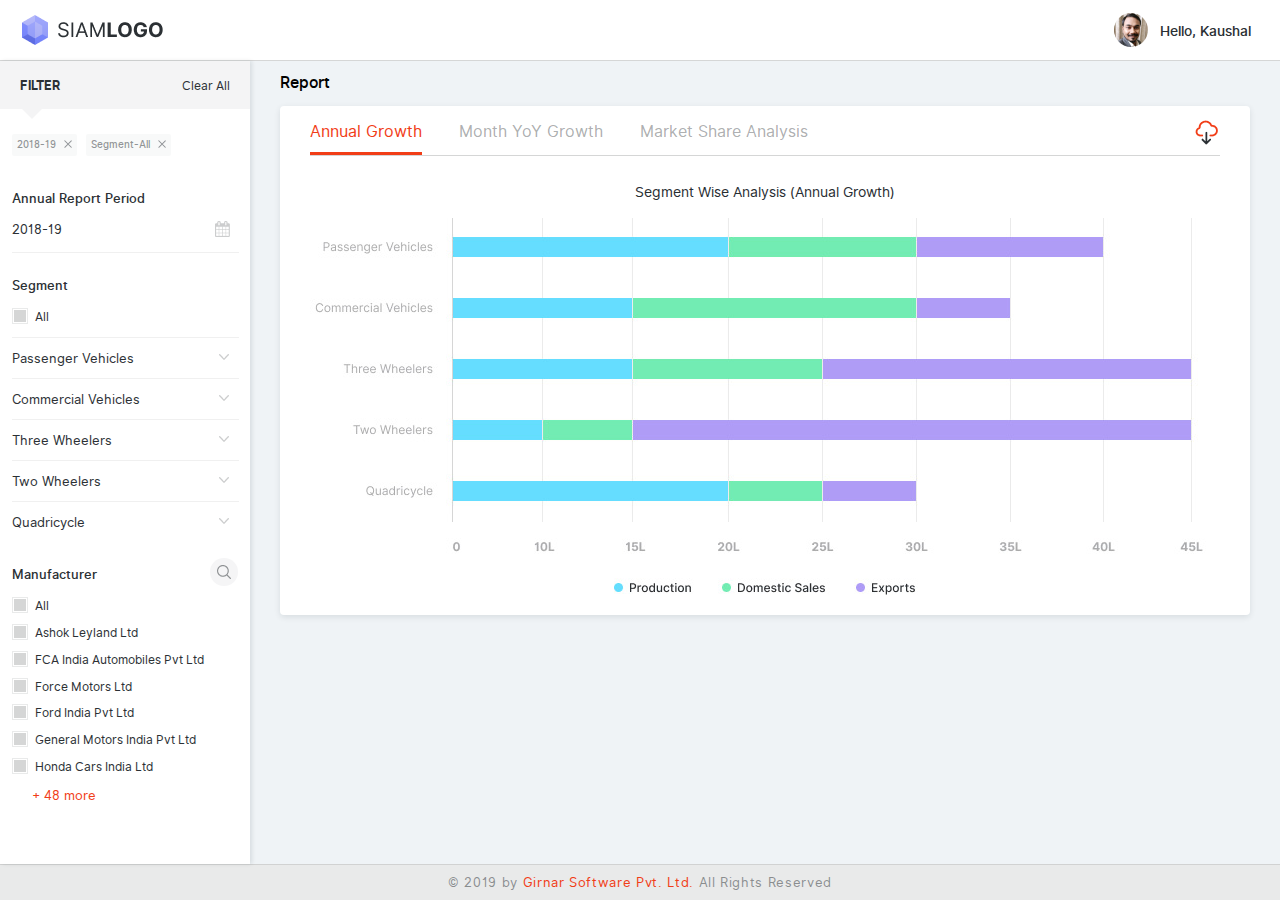
<file: index.html>
<!DOCTYPE html>
<html lang="en">
<head>
  <meta http-equiv="Content-Type" content="text/html; charset=utf-8" />
  <meta name="viewport" content="width=device-width, user-scalable=no">
  <meta name="format-detection" content="telephone=none">
  <title>SIAM Annual Growth</title>
 <!--  <link rel="icon" href="/favicon-16x16.png" sizes="16x16" type="image/png" /> -->
  <!-- css file include here -->
  <link href="style/dev.css" rel="stylesheet" type="text/css" />
</head>
<body>
<!-- header start here -->
<header>
    <div class="logo">
        <img src="images/logo.png" alt="logo">
    </div>
    <div class="hiddenXs float-right user">
        <span class="profile"><img src="images/user.png" alt="user"></span>
        <span class="name">Hello, Kaushal</span>
    </div>
    <span class="hiddenMd filterHdr fltrSprite">
        <img src="images/filter.png" alt="">
    </span>
</header>
<!-- header end here -->
<main class="clearfix">
 <!--  leftContainer start here -->
  <div class="leftContainer">
        <div class="vrticlHeader">
             <span class="fliterHdr">Filter</span>
             <span class="fliterClear" title="Clear All">Clear All</span>
             <span class="fltrRemove"></span>
        </div> 
        <div class="siamCustomScroll">        
         <div class="vrticlslcted">
            <ul>
               <li><span class="vrticlValue">2018-19</span><span class="sprite remove"></span></li>
               <li><span class="vrticlValue">Segment-All</span><span class="sprite remove"></span></li>
<!--                <li class="lessMore">
                    <span>show less</span> 
               </li>
               <li class="showMore">
                    <span>&#43; 2 more</span> 
               </li> -->
            </ul> 
         </div>
         <div class="vrticlFilter vrticlAnnulRp">
             <span class="fliterHdr ff500">Annual Report Period</span>
             <div class="input-field">
                <select class="mainSelect" id="select-name" name="select-name">
                  <option value="1">2018-19</option>
                  <option value="2">2017-18</option>
                  <option value="3">2016-17</option>
                  <option value="4">2015-16</option>
                  <option value="5">2014-15</option>
                  <option value="6">2013-14</option>
                  <option value="7">2012-13</option>
                  <option value="8">2011-12</option>
                  <option value="9">2010-11</option>
                  <option value="10">2009-10</option>
                  <option value="11">2008-09</option>
                  <option value="12">2007-08</option>
                </select>
               
            </div>
         </div>
          <div class="vrticlFilter vrticlSegment">
             <div class="vrticlTopSegment"> 
               <span class="fliterHdr ff500">Segment</span>
             </div>
             <ul class="fltrList fltrBlock">
                <li>
                   <label class="gs_control gs_checkbox">All
                      <input type="checkbox">
                      <span class="gs_control__indicator"></span>
                  </label>
                </li> 
             </ul>
         </div>
         <div class="vrticlFilter">
             <div class="vrticlTopFilter"> 
               <span class="fliterHdr">Passenger Vehicles</span>
               <span class="sprite arrow-down"></span>
             </div>
             <ul class="fltrList">
                <li>
                   <label class="gs_control gs_checkbox">Passenger Cars
                      <input type="checkbox">
                      <span class="gs_control__indicator"></span>
                  </label>
                </li>
                <li>
                   <label class="gs_control gs_checkbox">Utility Vehicles
                      <input type="checkbox">
                      <span class="gs_control__indicator"></span>
                  </label>
                </li>
                <li>
                   <label class="gs_control gs_checkbox">Vans
                      <input type="checkbox">
                      <span class="gs_control__indicator"></span>
                  </label>
                </li>  
             </ul>
         </div>
         <div class="vrticlFilter">
             <div class="vrticlTopFilter"> 
               <span class="fliterHdr">Commercial Vehicles</span>
               <span class="sprite arrow-down"></span>
             </div>
             <ul class="fltrList">
                <li>
                   <label class="gs_control gs_checkbox">Commercial Vehicles A
                      <input type="checkbox">
                      <span class="gs_control__indicator"></span>
                  </label>
                </li>
                <li>
                   <label class="gs_control gs_checkbox">Commercial Vehicles B
                      <input type="checkbox">
                      <span class="gs_control__indicator"></span>
                  </label>
                </li>
                <li>
                   <label class="gs_control gs_checkbox">Commercial Vehicles C
                      <input type="checkbox">
                      <span class="gs_control__indicator"></span>
                  </label>
                </li>  
             </ul>
         </div>
         <div class="vrticlFilter">
             <div class="vrticlTopFilter"> 
               <span class="fliterHdr">Three Wheelers</span>
               <span class="sprite arrow-down"></span>
             </div>
             <ul class="fltrList">
                <li>
                   <label class="gs_control gs_checkbox">Three Wheelers A
                      <input type="checkbox">
                      <span class="gs_control__indicator"></span>
                  </label>
                </li>
                <li>
                   <label class="gs_control gs_checkbox">Three Wheelers B
                      <input type="checkbox">
                      <span class="gs_control__indicator"></span>
                  </label>
                </li>
                <li>
                   <label class="gs_control gs_checkbox">Three Wheelers C
                      <input type="checkbox">
                      <span class="gs_control__indicator"></span>
                  </label>
                </li>  
             </ul>
         </div>
         <div class="vrticlFilter">
             <div class="vrticlTopFilter"> 
               <span class="fliterHdr">Two Wheelers</span>
               <span class="sprite arrow-down"></span>
             </div>
             <ul class="fltrList">
                <li>
                   <label class="gs_control gs_checkbox">Two Wheelers A
                      <input type="checkbox">
                      <span class="gs_control__indicator"></span>
                  </label>
                </li>
                <li>
                   <label class="gs_control gs_checkbox">Two Wheelers B
                      <input type="checkbox">
                      <span class="gs_control__indicator"></span>
                  </label>
                </li>
                <li>
                   <label class="gs_control gs_checkbox">Two Wheelers C
                      <input type="checkbox">
                      <span class="gs_control__indicator"></span>
                  </label>
                </li>  
             </ul>
         </div>
         <div class="vrticlFilter borderNone">
             <div class="vrticlTopFilter"> 
               <span class="fliterHdr">Quadricycle</span>
               <span class="sprite arrow-down"></span>
             </div>
             <ul class="fltrList">
                <li>
                   <label class="gs_control gs_checkbox">Quadricycle
                      <input type="checkbox">
                      <span class="gs_control__indicator"></span>
                  </label>
                </li>  
             </ul>
         </div>
         <!-- <div class="vrticlQuadricycle">
             <div class="QuadricFilter"> 
               <span class="fliterHdr">Quadricycle</span>
             </div>
         </div> -->
         <div class="vrticlFilter vrticlManufactr borderNone">
             <div class="vrticlTopNtFilter"> 
               <span class="fliterHdr ff500">Manufacturer</span>
                <div class="searchFiled">
                  <div class="filterSearchBox" id="filterSearchBoxID">
                    <input type="text" class="filterSearchInputBox" placeholder="Search for Manufacturer">
                    <span class="searchRemove"></span>
                  </div>
                  <span class="filter-search-iconSearch sprite search" id="searchBox">
                </span>
                </div>
             </div>
             <ul class="fltrList">
                <li>
                   <label class="gs_control gs_checkbox">All
                      <input type="checkbox">
                      <span class="gs_control__indicator"></span>
                  </label>
                </li>
                <li>
                   <label class="gs_control gs_checkbox">Ashok Leyland Ltd
                      <input type="checkbox">
                      <span class="gs_control__indicator"></span>
                  </label>
                </li>
                <li>
                   <label class="gs_control gs_checkbox">FCA India Automobiles Pvt Ltd
                      <input type="checkbox">
                      <span class="gs_control__indicator"></span>
                  </label>
                </li> 
                <li>
                   <label class="gs_control gs_checkbox">Force Motors Ltd
                      <input type="checkbox">
                      <span class="gs_control__indicator"></span>
                  </label>
                </li>
                <li>
                   <label class="gs_control gs_checkbox">Ford India Pvt Ltd
                      <input type="checkbox">
                      <span class="gs_control__indicator"></span>
                  </label>
                </li>
                <li>
                   <label class="gs_control gs_checkbox">General Motors India Pvt Ltd
                      <input type="checkbox">
                      <span class="gs_control__indicator"></span>
                  </label>
                </li>
                <li>
                   <label class="gs_control gs_checkbox">Honda Cars India Ltd
                      <input type="checkbox">
                      <span class="gs_control__indicator"></span>
                  </label>
                </li>  
                <li>
                   <label class="gs_control gs_checkbox">Ford India Pvt Ltd
                      <input type="checkbox">
                      <span class="gs_control__indicator"></span>
                  </label>
                </li>
                <li>
                   <label class="gs_control gs_checkbox">General Motors India Pvt Ltd
                      <input type="checkbox">
                      <span class="gs_control__indicator"></span>
                  </label>
                </li>
                <li>
                   <label class="gs_control gs_checkbox">Honda Cars India Ltd
                      <input type="checkbox">
                      <span class="gs_control__indicator"></span>
                  </label>
                </li> 
                <!-- <li class="lessMore">
                    <span>show less</span> 
                </li> -->
                <li class="menufShowMore" id="popUpFilter">
                    <span>&#43; 48 more</span> 
                </li>
             </ul>
         </div>
         <div class="MobibtnFStiky text-center">
            <button class="button clearAll">Clear all</button>
            <button class="button">Apply filters</button>
         </div>
  </div>
</div>
<!-- leftContainer end here -->
<!--  ryt container start here -->
  <div class="rytContainer">
     <h1>Report <a href="" title="Download Report" class="hiddenMd sprite MobiDwnldIcon"></a></h1>
     <div class="reportCard">
        <a href="#" title="Download Report" class="downloadIcon">
            <img class="downloadTop" src="images/download.png">
            <img class="downloadArrow" src="images/download-arrow.png">
        </a>
        <ul id="tab" class="gsc-ta-clickWrap">
          <li data-gstab><a href="" title="Annual Growth">Annual Growth</a></li>
          <li data-gstab><a href="MonthYoYGrowt.html" title="Month YoY Growth">Month YoY Growth</a></li>
          <li data-gstab><a href="MarketShareAnalysis.html" title="Market Share Analysis">Market Share Analysis</a></li>
        </ul>
        <div class="clearfix"></div>
        <div id="tab-container" class="gsc-ta-contentWrap">
          <div class="gsc-ta-content" data-gstab-container>
              <h2 class="text-center">Segment Wise Analysis (Annual Growth)</h2>
              <div class="imgContainer">
                <img class="imgMobile" src="images/mobile.jpg" alt="graph">
                <img class="imgDesk" src="images/graph.jpg" alt="graph">
              </div>
          </div>
          <div class="gsc-ta-content" data-gstab-container>
              <h2 class="text-center">Segment Wise Analysis (Month YoY Growth) </h2>
              <div class="imgContainer">
                <img class="imgMobile" src="images/mobi-graph-02.jpg" alt="graph">
                <img class="imgDesk" src="images/graph-02.jpg" alt="graph">
              </div>
          </div>
          <div class="gsc-ta-content" data-gstab-container>
              <h2 class="text-center">Segment Wise Analysis (Market Share Analysis)</h2>
             <div class="imgContainer">
                <img class="imgMobile" src="images/mobie-graph-03.jpg" alt="graph">
                <img class="imgDesk" src="images/graph-03.jpg" alt="graph">
              </div>
          </div>
     </div>

  </div>
</div>
<!--  ryt container end here -->
</main>
<!-- footer start here -->
<footer>
    <span> © 2019 by <b>Girnar Software Pvt. Ltd.</b> All Rights Reserved</span>
</footer>
<!-- footer end here -->

<!-- popUp for  Manufacturer start here-->
<div class="PopUpOverLay">
    <div class="fltrPopUp">
        <div class="fltrPopUpMobiHdr" id="fltrPopUpMobiHdr">
          <span class="sprite arrowBack"></span>
          <span class="fliterHdr ff500">Manufacturer</span>
          <button class="button clearAll">clear</button>
        </div>
        <div class="filtrPopupHdr">
          <div class="filterSearchBox">
            <input type="text" class="filterSearchInputBox" placeholder="Search for Manufacturer">
            <span class="sprite search"></span>
          </div>
          <button class="button clearAll hiddenXsinblk" title="Clear All">Clear all</button>
          <div class="close hiddenXs" title="Close"></div>
        </div>
      <div class="filtrPopupContainer">
           <ul class="fltrList">
                <li>
                   <label class="gs_control gs_checkbox">Ashok Leyland Ltd
                      <input type="checkbox">
                      <span class="gs_control__indicator"></span>
                  </label>
                </li>
                <li>
                   <label class="gs_control gs_checkbox">Atul Auto Limited
                      <input type="checkbox">
                      <span class="gs_control__indicator"></span>
                  </label>
                </li> 
                <li>
                   <label class="gs_control gs_checkbox">Bajaj Auto Ltd
                      <input type="checkbox">
                      <span class="gs_control__indicator"></span>
                  </label>
                </li>
                <li>
                   <label class="gs_control gs_checkbox">FCA India Automobiles Pvt Ltd
                      <input type="checkbox">
                      <span class="gs_control__indicator"></span>
                  </label>
                </li>
                <li>
                   <label class="gs_control gs_checkbox">FIAT INDIA AUTOMOBILES Private Limited
                      <input type="checkbox">
                      <span class="gs_control__indicator"></span>
                  </label>
                </li>
                <li>
                   <label class="gs_control gs_checkbox">Force Motors Ltd
                      <input type="checkbox">
                      <span class="gs_control__indicator"></span>
                  </label>
                </li>  
                <li>
                   <label class="gs_control gs_checkbox">Ford India Pvt Ltd
                      <input type="checkbox">
                      <span class="gs_control__indicator"></span>
                  </label>
                </li>
                <li>
                   <label class="gs_control gs_checkbox">General Motors India Pvt Ltd
                      <input type="checkbox">
                      <span class="gs_control__indicator"></span>
                  </label>
                </li>
                <li>
                   <label class="gs_control gs_checkbox">H-D Motor Company India Pvt Ltd
                      <input type="checkbox">
                      <span class="gs_control__indicator"></span>
                  </label>
                </li> 
                <li>
                   <label class="gs_control gs_checkbox">Hero MotoCorp Ltd
                      <input type="checkbox">
                      <span class="gs_control__indicator"></span>
                  </label>
                </li>
                <li>
                   <label class="gs_control gs_checkbox">Hindustan Motor Fin. Corp.Ltd/Hindustan Motors Ltd
                      <input type="checkbox">
                      <span class="gs_control__indicator"></span>
                  </label>
                </li> 
                <li>
                   <label class="gs_control gs_checkbox">Honda Cars India Ltd
                      <input type="checkbox">
                      <span class="gs_control__indicator"></span>
                  </label>
                </li>
                <li>
                   <label class="gs_control gs_checkbox">Honda Motorcycle & Scooter India (Pvt) Ltd
                      <input type="checkbox">
                      <span class="gs_control__indicator"></span>
                  </label>
                </li>
                <li>
                   <label class="gs_control gs_checkbox">Hyundai Motor India Ltd
                      <input type="checkbox">
                      <span class="gs_control__indicator"></span>
                  </label>
                </li>
                <li>
                   <label class="gs_control gs_checkbox">Honda Cars India Ltd
                      <input type="checkbox">
                      <span class="gs_control__indicator"></span>
                  </label>
                </li>  
                <li>
                   <label class="gs_control gs_checkbox">India Kawasaki MotorsPrivate Ltd
                      <input type="checkbox">
                      <span class="gs_control__indicator"></span>
                  </label>
                </li>
                <li>
                   <label class="gs_control gs_checkbox">India Yamaha Motor Pvt Ltd
                      <input type="checkbox">
                      <span class="gs_control__indicator"></span>
                  </label>
                </li>
                <li>
                   <label class="gs_control gs_checkbox">Isuzu Motors India Pvt Ltd
                      <input type="checkbox">
                      <span class="gs_control__indicator"></span>
                  </label>
                </li> 
                <li>
                   <label class="gs_control gs_checkbox">JBM Auto Ltd
                      <input type="checkbox">
                      <span class="gs_control__indicator"></span>
                  </label>
                </li>
                <li>
                   <label class="gs_control gs_checkbox">Mahindra & Mahindra Ltd
                      <input type="checkbox">
                      <span class="gs_control__indicator"></span>
                  </label>
                </li> 
                <li>
                   <label class="gs_control gs_checkbox">Mahindra Electric Mobility Ltd
                      <input type="checkbox">
                      <span class="gs_control__indicator"></span>
                  </label>
                </li>
                <li>
                   <label class="gs_control gs_checkbox">Mahindra Two Wheelers Ltd
                      <input type="checkbox">
                      <span class="gs_control__indicator"></span>
                  </label>
                </li>
                <li>
                   <label class="gs_control gs_checkbox">Maruti Suzuki India Ltd
                      <input type="checkbox">
                      <span class="gs_control__indicator"></span>
                  </label>
                </li>
                <li>
                   <label class="gs_control gs_checkbox">Honda Cars India Ltd
                      <input type="checkbox">
                      <span class="gs_control__indicator"></span>
                  </label>
                </li>  
                <li>
                   <label class="gs_control gs_checkbox">Nissan Motor India Pvt Ltd
                      <input type="checkbox">
                      <span class="gs_control__indicator"></span>
                  </label>
                </li>
                <li>
                   <label class="gs_control gs_checkbox">Piaggio Vehicles Pvt Ltd
                      <input type="checkbox">
                      <span class="gs_control__indicator"></span>
                  </label>
                </li>
                <li>
                   <label class="gs_control gs_checkbox">Renault India Pvt Ltd
                      <input type="checkbox">
                      <span class="gs_control__indicator"></span>
                  </label>
                </li> 
                <li>
                   <label class="gs_control gs_checkbox">Royal Enfield (Unit of Eicher Ltd)
                      <input type="checkbox">
                      <span class="gs_control__indicator"></span>
                  </label>
                </li>
                <li>
                   <label class="gs_control gs_checkbox">Scooters India Ltd
                      <input type="checkbox">
                      <span class="gs_control__indicator"></span>
                  </label>
                </li> 
                <li>
                   <label class="gs_control gs_checkbox">SkodaAuto India Pvt Ltd
                      <input type="checkbox">
                      <span class="gs_control__indicator"></span>
                  </label>
                </li>
                <li>
                   <label class="gs_control gs_checkbox">SML Isuzu Ltd
                      <input type="checkbox">
                      <span class="gs_control__indicator"></span>
                  </label>
                </li>
                <li>
                   <label class="gs_control gs_checkbox">Suzuki Motorcycle India Pvt Ltd
                      <input type="checkbox">
                      <span class="gs_control__indicator"></span>
                  </label>
                </li>
                <li>
                   <label class="gs_control gs_checkbox">Tata Motors Ltd
                      <input type="checkbox">
                      <span class="gs_control__indicator"></span>
                  </label>
                </li>  
                <li>
                   <label class="gs_control gs_checkbox">Toyota Kirloskar Motor Pvt Ltd
                      <input type="checkbox">
                      <span class="gs_control__indicator"></span>
                  </label>
                </li>
                <li>
                   <label class="gs_control gs_checkbox">Triumph Motorcycles (India) Pvt Ltd
                      <input type="checkbox">
                      <span class="gs_control__indicator"></span>
                  </label>
                </li>
                <li>
                   <label class="gs_control gs_checkbox">TVS Motor Company Ltd
                      <input type="checkbox">
                      <span class="gs_control__indicator"></span>
                  </label>
                </li> 
                <li>
                   <label class="gs_control gs_checkbox">UM Lohia Two Wheelers Pvt Ltd
                      <input type="checkbox">
                      <span class="gs_control__indicator"></span>
                  </label>
                </li>
                <li>
                   <label class="gs_control gs_checkbox">VECVs - Eicher
                      <input type="checkbox">
                      <span class="gs_control__indicator"></span>
                  </label>
                </li> 
                <li>
                   <label class="gs_control gs_checkbox">VECVs - Volvo
                      <input type="checkbox">
                      <span class="gs_control__indicator"></span>
                  </label>
                </li>
                <li>
                   <label class="gs_control gs_checkbox">Volkswagen India Pvt Ltd
                      <input type="checkbox">
                      <span class="gs_control__indicator"></span>
                  </label>
                </li>
                <li>
                   <label class="gs_control gs_checkbox">Volvo Group India Pvt Ltd
                      <input type="checkbox">
                      <span class="gs_control__indicator"></span>
                  </label>
                </li>
            </ul>
      </div>
      <div class="hiddenXs fltrPopUpCta text-right">
          <button class="button" title="Apply Filters">Apply filters</button>
      </div>
      <div class="hiddenMd MobifltrPopUpCta">
           <span class="sltdCoutning">0 selected</span>
           <button class="button disabled">Done</button>
      </div>
</div>
</div>
<!-- popUp for  Manufacturer end here -->

<script src="js/jquery-2.2.3.min.js"></script>
<script src="js/gsp_tab-1.0.0.js"></script>
<script src="js/seprate.js"></script>
<script type="text/javascript">
  $(document).ready(function() {
       $('#tab').gsp_tab({
           content_wrap: '#tab-container',
           defaultOpen: 1,
           responsive: false,
           // tab: true,
           layout: 'auto',
           // breakpoint: 767
       });
   });  
</script>
</body>
</html>
</file>
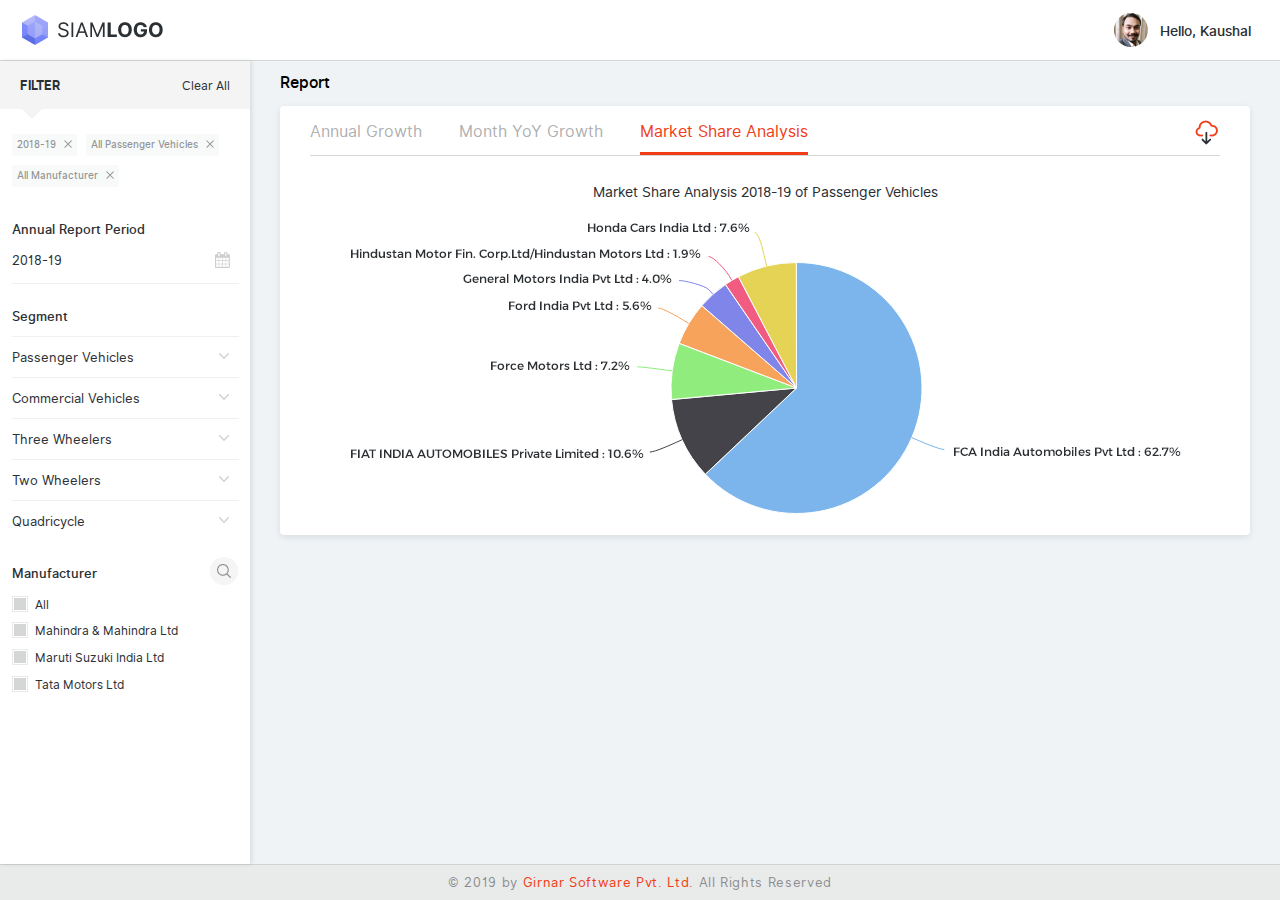
<file: MarketShareAnalysis.html>
<!DOCTYPE html>
<html lang="en">
<head>
  <meta http-equiv="Content-Type" content="text/html; charset=utf-8" />
  <meta name="viewport" content="width=device-width, user-scalable=no">
  <meta name="format-detection" content="telephone=none">
  <title>Market Share Analysis</title>
 <!--  <link rel="icon" href="/favicon-16x16.png" sizes="16x16" type="image/png" /> -->
  <!-- css file include here -->
  <link href="style/dev.css" rel="stylesheet" type="text/css" />
</head>
<body>
<!-- header start here -->
<header>
    <div class="logo">
        <img src="images/logo.png" alt="logo">
    </div>
    <div class="hiddenXs float-right user">
        <span class="profile"><img src="images/user.png" alt="user"></span>
        <span class="name">Hello, Kaushal</span>
    </div>
    <span class="hiddenMd filterHdr fltrSprite">
        <img src="images/filter.png" alt="">
    </span>
</header>
<!-- header end here -->
<main class="clearfix">
 <!--  leftContainer start here -->
  <div class="leftContainer">
        <div class="vrticlHeader">
             <span class="fliterHdr">Filter</span>
             <span class="fliterClear" title="Clear All">Clear All</span>
             <span class="fltrRemove"></span>
        </div> 
        <div class="siamCustomScroll">        
         <div class="vrticlslcted">
            <ul>
               <li><span class="vrticlValue">2018-19</span><span class="sprite remove"></span></li>
               <li><span class="vrticlValue">All Passenger Vehicles</span><span class="sprite remove"></span></li>
               <li><span class="vrticlValue">All Manufacturer</span><span class="sprite remove"></span></li>
               <!-- <li class="lessMore">
                    <span>show less</span> 
               </li>
               <li class="showMore">
                    <span>&#43; 2 more</span> 
               </li>  -->
            </ul>
         </div>
         <div class="vrticlFilter vrticlAnnulRp">
             <span class="fliterHdr ff500">Annual Report Period</span>
             <div class="input-field">
                <select class="mainSelect" id="select-name" name="select-name">
                  <option value="1">2018-19</option>
                  <option value="2">2017-18</option>
                  <option value="3">2016-17</option>
                  <option value="4">2015-16</option>
                  <option value="5">2014-15</option>
                  <option value="6">2013-14</option>
                  <option value="7">2012-13</option>
                  <option value="8">2011-12</option>
                  <option value="9">2010-11</option>
                  <option value="10">2009-10</option>
                  <option value="11">2008-09</option>
                  <option value="12">2007-08</option>
                </select>
               
            </div>
         </div>
          <div class="vrticlFilter vrticlSegment">
             <div class="vrticlTopSegment"> 
               <span class="fliterHdr ff500">Segment</span>
             </div>
             <!-- <ul class="fltrList fltrBlock">
                <li>
                  <label class="gs_control gs_radio">All
                    <input name="radio" type="radio">
                    <span class="gs_control__indicator"></span>
                 </label>
                </li> 
             </ul> -->
         </div>
         <div class="vrticlFilter">
             <div class="vrticlTopFilter"> 
               <span class="fliterHdr">Passenger Vehicles</span>
               <span class="sprite arrow-down"></span>
             </div>
             <ul class="fltrList">
                <li>
                   <label class="gs_control gs_radio">All
                      <input type="radio" name="radio">
                      <span class="gs_control__indicator"></span>
                  </label>
                </li>
                <li>
                   <label class="gs_control gs_radio">Passenger Cars
                      <input type="radio" name="radio">
                      <span class="gs_control__indicator"></span>
                  </label>
                </li>
                <li>
                   <label class="gs_control gs_radio">Utility Vehicles
                      <input type="radio" name="radio">
                      <span class="gs_control__indicator"></span>
                  </label>
                </li>
                <li>
                   <label class="gs_control gs_radio">Vans
                      <input type="radio" name="radio">
                      <span class="gs_control__indicator"></span>
                  </label>
                </li>  
             </ul>
         </div>
         <div class="vrticlFilter">
             <div class="vrticlTopFilter"> 
               <span class="fliterHdr">Commercial Vehicles</span>
               <span class="sprite arrow-down"></span>
             </div>
             <ul class="fltrList">
                <li>
                   <label class="gs_control gs_radio">Commercial Vehicles A
                      <input type="radio" name="radio">
                      <span class="gs_control__indicator"></span>
                  </label>
                </li>
                <li>
                   <label class="gs_control gs_radio">Commercial Vehicles B
                      <input type="radio" name="radio">
                      <span class="gs_control__indicator"></span>
                  </label>
                </li>
                <li>
                   <label class="gs_control gs_radio">Commercial Vehicles C
                      <input type="radio" name="radio">
                      <span class="gs_control__indicator"></span>
                  </label>
                </li>  
             </ul>
         </div>
         <div class="vrticlFilter">
             <div class="vrticlTopFilter"> 
               <span class="fliterHdr">Three Wheelers</span>
               <span class="sprite arrow-down"></span>
             </div>
             <ul class="fltrList">
                <li>
                   <label class="gs_control gs_radio">Three Wheelers A
                      <input type="radio" name="radio">
                      <span class="gs_control__indicator"></span>
                  </label>
                </li>
                <li>
                   <label class="gs_control gs_radio">Three Wheelers B
                      <input type="radio" name="radio">
                      <span class="gs_control__indicator"></span>
                  </label>
                </li>
                <li>
                   <label class="gs_control gs_radio">Three Wheelers C
                      <input type="radio" name="radio">
                      <span class="gs_control__indicator"></span>
                  </label>
                </li>  
             </ul>
         </div>
         <div class="vrticlFilter">
             <div class="vrticlTopFilter"> 
               <span class="fliterHdr">Two Wheelers</span>
               <span class="sprite arrow-down"></span>
             </div>
             <ul class="fltrList">
                <li>
                   <label class="gs_control gs_radio">Two Wheelers A
                      <input type="radio" name="radio">
                      <span class="gs_control__indicator"></span>
                  </label>
                </li>
                <li>
                   <label class="gs_control gs_radio">Two Wheelers B
                      <input type="radio" name="radio">
                      <span class="gs_control__indicator"></span>
                  </label>
                </li>
                <li>
                   <label class="gs_control gs_radio">Two Wheelers C
                      <input type="radio" name="radio">
                      <span class="gs_control__indicator"></span>
                  </label>
                </li>  
             </ul>
         </div>
         <div class="vrticlFilter borderNone">
             <div class="vrticlTopFilter"> 
               <span class="fliterHdr">Quadricycle</span>
               <span class="sprite arrow-down"></span>
             </div>
             <ul class="fltrList">
                <li>
                   <label class="gs_control gs_radio">Quadricycle
                      <input type="radio" name="radio">
                      <span class="gs_control__indicator"></span>
                  </label>
                </li>  
             </ul>
         </div>
         <!-- <div class="vrticlQuadricycle">
             <div class="QuadricFilter"> 
               <span class="fliterHdr">Quadricycle</span>
             </div>
         </div> -->
         <div class="vrticlFilter vrticlManufactr borderNone">
             <div class="vrticlTopNtFilter"> 
               <span class="fliterHdr ff500">Manufacturer</span>
                <div class="searchFiled">
                  <div class="filterSearchBox">
                    <input type="text" class="filterSearchInputBox" placeholder="Search for Manufacturer">
                    <span class="searchRemove"></span>
                  </div>
                  <span class="filter-search-iconSearch sprite search"  id="searchBox">
                </span>
                </div>
             </div>
             <ul class="fltrList">
                <li>
                   <label class="gs_control gs_checkbox">All
                      <input type="checkbox">
                      <span class="gs_control__indicator"></span>
                  </label>
                </li>
                <li>
                   <label class="gs_control gs_checkbox">Mahindra & Mahindra Ltd
                      <input type="checkbox">
                      <span class="gs_control__indicator"></span>
                  </label>
                </li>
                <li>
                   <label class="gs_control gs_checkbox">Maruti Suzuki India Ltd
                      <input type="checkbox">
                      <span class="gs_control__indicator"></span>
                  </label>
                </li> 
                <li>
                   <label class="gs_control gs_checkbox">Tata Motors Ltd
                      <input type="checkbox">
                      <span class="gs_control__indicator"></span>
                  </label>
                </li>
                <!-- <li class="lessMore">
                    <span>show less</span> 
                </li>
                <li class="menufShowMore" id="popUpFilter">
                    <span>&#43; 48 more</span> 
                </li> -->
             </ul>
         </div>
         <div class="MobibtnFStiky text-center">
            <button class="button clearAll">Clear all</button>
            <button class="button">Apply filters</button>
         </div>
  </div>
</div>
<!-- leftContainer end here -->
<!--  ryt container start here -->
  <div class="rytContainer">
     <h1>Report <a href="" title="Download Report" class="hiddenMd sprite MobiDwnldIcon"></a></h1>
     <div class="reportCard">
        <a href="#" title="Download Report" class="downloadIcon">
            <img class="downloadTop" src="images/download.png">
            <img class="downloadArrow" src="images/download-arrow.png">
        </a>
        <ul id="tab" class="gsc-ta-clickWrap">
          <li data-gstab><a href="index.html" title="Annual Growth">Annual Growth</a></li>
          <li data-gstab><a href="MonthYoYGrowt.html" title="Month YoY Growth">Month YoY Growth</a></li>
          <li data-gstab><a href="#" title="Market Share Analysis">Market Share Analysis</a></li>
        </ul>
        <div class="clearfix"></div>
        <div id="tab-container" class="gsc-ta-contentWrap">
          <div class="gsc-ta-content" data-gstab-container>
              <h2 class="text-center">Segment Wise Analysis (Annual Growth)</h2>
              <div class="imgContainer">
                <img class="imgMobile" src="images/mobile.jpg" alt="graph">
                <img class="imgDesk" src="images/graph.jpg" alt="graph">
              </div>
          </div>
          <div class="gsc-ta-content" data-gstab-container>
              <h2 class="text-center">Segment Wise Analysis (Month YoY Growth) </h2>
              <div class="imgContainer">
               <img class="imgMobile" src="images/mobi-graph-02.jpg" alt="graph">
                <img class="imgDesk" src="images/graph-02.jpg" alt="graph">
              </div>
          </div>
          <div class="gsc-ta-content" data-gstab-container>
              <h2 class="text-center">Market Share Analysis 2018-19 of Passenger Vehicles</h2>
             <div class="imgContainer">
                <img class="imgMobile" src="images/mobie-graph-03.jpg" alt="graph">
                <img class="imgDesk" src="images/graph-03.jpg" alt="graph">
              </div>
          </div>
     </div>

  </div>
</div>
<!--  ryt container end here -->
</main>
<!-- footer start here -->
<footer>
    <span> © 2019 by <b>Girnar Software Pvt. Ltd.</b> All Rights Reserved</span>
</footer>
<!-- footer end here -->

<!-- popUp for  Manufacturer start here-->
<div class="PopUpOverLay">
    <div class="fltrPopUp">
        <div class="fltrPopUpMobiHdr" id="fltrPopUpMobiHdr">
          <span class="sprite arrowBack"></span>
          <span class="fliterHdr ff500">Manufacturer</span>
          <button class="button clearAll">clear</button>
        </div>
        <div class="filtrPopupHdr">
          <div class="filterSearchBox" id="filterSearchBoxID">
            <input type="text" class="filterSearchInputBox" placeholder="Search for Manufacturer">
            <span class="sprite search"></span>
          </div>
          <button class="button clearAll hiddenXsinblk" title="Clear All">Clear all</button>
          <div class="close hiddenXs" title="Close"></div>
        </div>
      <div class="filtrPopupContainer">
           <ul class="fltrList">
                <li>
                   <label class="gs_control gs_radio">Ashok Leyland Ltd
                      <input type="radio" name="radio">
                      <span class="gs_control__indicator"></span>
                  </label>
                </li>
                <li>
                   <label class="gs_control gs_radio">Atul Auto Limited
                      <input type="radio" name="radio">
                      <span class="gs_control__indicator"></span>
                  </label>
                </li> 
                <li>
                   <label class="gs_control gs_radio">Bajaj Auto Ltd
                      <input type="radio" name="radio">
                      <span class="gs_control__indicator"></span>
                  </label>
                </li>
                <li>
                   <label class="gs_control gs_radio">FCA India Automobiles Pvt Ltd
                      <input type="radio" name="radio">
                      <span class="gs_control__indicator"></span>
                  </label>
                </li>
                <li>
                   <label class="gs_control gs_radio">FIAT INDIA AUTOMOBILES Private Limited
                      <input type="radio" name="radio">
                      <span class="gs_control__indicator"></span>
                  </label>
                </li>
                <li>
                   <label class="gs_control gs_radio">Force Motors Ltd
                      <input type="radio" name="radio">
                      <span class="gs_control__indicator"></span>
                  </label>
                </li>  
                <li>
                   <label class="gs_control gs_radio">Ford India Pvt Ltd
                      <input type="radio" name="radio">
                      <span class="gs_control__indicator"></span>
                  </label>
                </li>
                <li>
                   <label class="gs_control gs_radio">General Motors India Pvt Ltd
                      <input type="radio" name="radio">
                      <span class="gs_control__indicator"></span>
                  </label>
                </li>
                <li>
                   <label class="gs_control gs_radio">H-D Motor Company India Pvt Ltd
                      <input type="radio" name="radio">
                      <span class="gs_control__indicator"></span>
                  </label>
                </li> 
                <li>
                   <label class="gs_control gs_radio">Hero MotoCorp Ltd
                      <input type="radio" name="radio">
                      <span class="gs_control__indicator"></span>
                  </label>
                </li>
                <li>
                   <label class="gs_control gs_radio">Hindustan Motor Fin. Corp.Ltd/Hindustan Motors Ltd
                      <input type="radio" name="radio">
                      <span class="gs_control__indicator"></span>
                  </label>
                </li> 
                <li>
                   <label class="gs_control gs_radio">Honda Cars India Ltd
                      <input type="radio" name="radio">
                      <span class="gs_control__indicator"></span>
                  </label>
                </li>
                <li>
                   <label class="gs_control gs_radio">Honda Motorcycle & Scooter India (Pvt) Ltd
                      <input type="radio" name="radio">
                      <span class="gs_control__indicator"></span>
                  </label>
                </li>
                <li>
                   <label class="gs_control gs_radio">Hyundai Motor India Ltd
                      <input type="radio" name="radio">
                      <span class="gs_control__indicator"></span>
                  </label>
                </li>
                <li>
                   <label class="gs_control gs_radio">Honda Cars India Ltd
                      <input type="radio" name="radio">
                      <span class="gs_control__indicator"></span>
                  </label>
                </li>  
                <li>
                   <label class="gs_control gs_radio">India Kawasaki MotorsPrivate Ltd
                      <input type="radio" name="radio">
                      <span class="gs_control__indicator"></span>
                  </label>
                </li>
                <li>
                   <label class="gs_control gs_radio">India Yamaha Motor Pvt Ltd
                      <input type="radio" name="radio">
                      <span class="gs_control__indicator"></span>
                  </label>
                </li>
                <li>
                   <label class="gs_control gs_radio">Isuzu Motors India Pvt Ltd
                      <input type="radio" name="radio">
                      <span class="gs_control__indicator"></span>
                  </label>
                </li> 
                <li>
                   <label class="gs_control gs_radio">JBM Auto Ltd
                      <input type="radio" name="radio">
                      <span class="gs_control__indicator"></span>
                  </label>
                </li>
                <li>
                   <label class="gs_control gs_radio">Mahindra & Mahindra Ltd
                      <input type="radio" name="radio">
                      <span class="gs_control__indicator"></span>
                  </label>
                </li> 
                <li>
                   <label class="gs_control gs_radio">Mahindra Electric Mobility Ltd
                      <input type="radio" name="radio">
                      <span class="gs_control__indicator"></span>
                  </label>
                </li>
                <li>
                   <label class="gs_control gs_radio">Mahindra Two Wheelers Ltd
                      <input type="radio" name="radio">
                      <span class="gs_control__indicator"></span>
                  </label>
                </li>
                <li>
                   <label class="gs_control gs_radio">Maruti Suzuki India Ltd
                      <input type="radio" name="radio">
                      <span class="gs_control__indicator"></span>
                  </label>
                </li>
                <li>
                   <label class="gs_control gs_radio">Honda Cars India Ltd
                      <input type="radio" name="radio">
                      <span class="gs_control__indicator"></span>
                  </label>
                </li>  
                <li>
                   <label class="gs_control gs_radio">Nissan Motor India Pvt Ltd
                      <input type="radio" name="radio">
                      <span class="gs_control__indicator"></span>
                  </label>
                </li>
                <li>
                   <label class="gs_control gs_radio">Piaggio Vehicles Pvt Ltd
                      <input type="radio" name="radio">
                      <span class="gs_control__indicator"></span>
                  </label>
                </li>
                <li>
                   <label class="gs_control gs_radio">Renault India Pvt Ltd
                      <input type="radio" name="radio">
                      <span class="gs_control__indicator"></span>
                  </label>
                </li> 
                <li>
                   <label class="gs_control gs_radio">Royal Enfield (Unit of Eicher Ltd)
                      <input type="radio" name="radio">
                      <span class="gs_control__indicator"></span>
                  </label>
                </li>
                <li>
                   <label class="gs_control gs_radio">Scooters India Ltd
                      <input type="radio" name="radio">
                      <span class="gs_control__indicator"></span>
                  </label>
                </li> 
                <li>
                   <label class="gs_control gs_radio">SkodaAuto India Pvt Ltd
                      <input type="radio" name="radio">
                      <span class="gs_control__indicator"></span>
                  </label>
                </li>
                <li>
                   <label class="gs_control gs_radio">SML Isuzu Ltd
                      <input type="radio" name="radio">
                      <span class="gs_control__indicator"></span>
                  </label>
                </li>
                <li>
                   <label class="gs_control gs_radio">Suzuki Motorcycle India Pvt Ltd
                      <input type="radio" name="radio">
                      <span class="gs_control__indicator"></span>
                  </label>
                </li>
                <li>
                   <label class="gs_control gs_radio">Tata Motors Ltd
                      <input type="radio" name="radio">
                      <span class="gs_control__indicator"></span>
                  </label>
                </li>  
                <li>
                   <label class="gs_control gs_radio">Toyota Kirloskar Motor Pvt Ltd
                      <input type="radio" name="radio">
                      <span class="gs_control__indicator"></span>
                  </label>
                </li>
                <li>
                   <label class="gs_control gs_radio">Triumph Motorcycles (India) Pvt Ltd
                      <input type="radio" name="radio">
                      <span class="gs_control__indicator"></span>
                  </label>
                </li>
                <li>
                   <label class="gs_control gs_radio">TVS Motor Company Ltd
                      <input type="radio" name="radio">
                      <span class="gs_control__indicator"></span>
                  </label>
                </li> 
                <li>
                   <label class="gs_control gs_radio">UM Lohia Two Wheelers Pvt Ltd
                      <input type="radio" name="radio">
                      <span class="gs_control__indicator"></span>
                  </label>
                </li>
                <li>
                   <label class="gs_control gs_radio">VECVs - Eicher
                      <input type="radio" name="radio">
                      <span class="gs_control__indicator"></span>
                  </label>
                </li> 
                <li>
                   <label class="gs_control gs_radio">VECVs - Volvo
                      <input type="radio" name="radio">
                      <span class="gs_control__indicator"></span>
                  </label>
                </li>
                <li>
                   <label class="gs_control gs_radio">Volkswagen India Pvt Ltd
                      <input type="radio" name="radio">
                      <span class="gs_control__indicator"></span>
                  </label>
                </li>
                <li>
                   <label class="gs_control gs_radio">Volvo Group India Pvt Ltd
                      <input type="radio" name="radio">
                      <span class="gs_control__indicator"></span>
                  </label>
                </li>
            </ul>
      </div>
      <div class="hiddenXs fltrPopUpCta text-right">
          <button class="button" title="Apply Filters">Apply filters</button>
      </div>
      <div class="hiddenMd MobifltrPopUpCta">
           <span class="sltdCoutning">0 selected</span>
           <button class="button disabled">Done</button>
      </div>
</div>
</div>
<!-- popUp for  Manufacturer end here -->

<script src="js/jquery-2.2.3.min.js"></script>
<script src="js/gsp_tab-1.0.0.js"></script>
<script src="js/seprate.js"></script>
<script type="text/javascript">
  $(document).ready(function() {
       $('#tab').gsp_tab({
           content_wrap: '#tab-container',
           defaultOpen: 3,
           responsive: false,
           // tab: true,
           layout: 'auto',
           // breakpoint: 767
       });
   });  
</script>
</body>
</html>
</file>
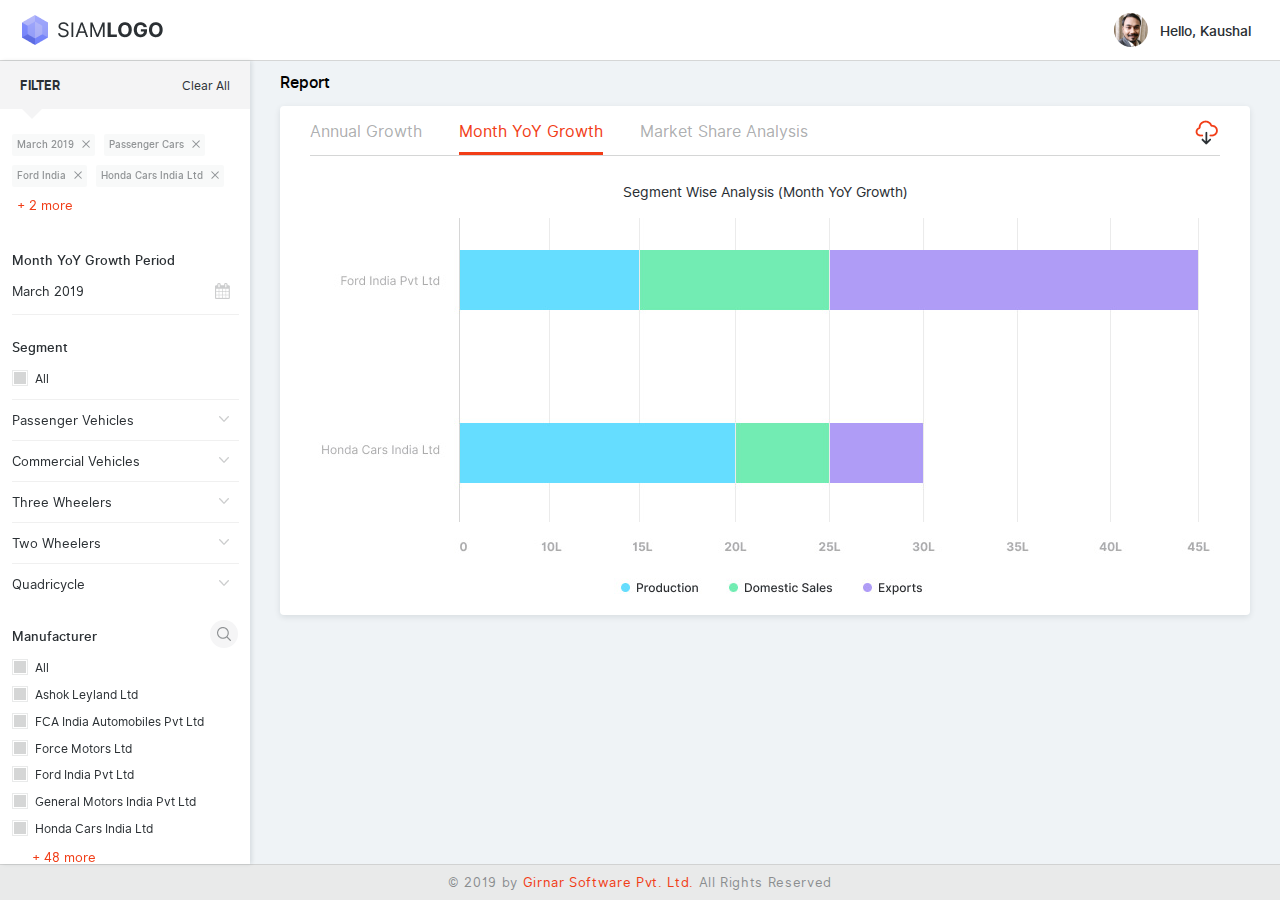
<file: MonthYoYGrowt.html>
<!DOCTYPE html>
<html lang="en">
<head>
  <meta http-equiv="Content-Type" content="text/html; charset=utf-8" />
  <meta name="viewport" content="width=device-width, user-scalable=no">
  <meta name="format-detection" content="telephone=none">
  <title>Month YoY Growth</title>
 <!--  <link rel="icon" href="/favicon-16x16.png" sizes="16x16" type="image/png" /> -->
  <!-- css file include here -->
  <link href="style/dev.css" rel="stylesheet" type="text/css" />
</head>
<body>
<!-- header start here -->
<header>
    <div class="logo">
        <img src="images/logo.png" alt="logo">
    </div>
    <div class="hiddenXs float-right user">
        <span class="profile"><img src="images/user.png" alt="user"></span>
        <span class="name">Hello, Kaushal</span>
    </div>
    <span class="hiddenMd filterHdr fltrSprite">
        <img src="images/filter.png" alt="">
    </span>
</header>
<!-- header end here -->
<main class="clearfix">
 <!--  leftContainer start here -->
  <div class="leftContainer">
        <div class="vrticlHeader">
             <span class="fliterHdr">Filter</span>
             <span class="fliterClear" title="Clear All">Clear All</span>
             <span class="fltrRemove"></span>
        </div> 
        <div class="siamCustomScroll">        
         <div class="vrticlslcted">
            <ul>
               <li><span class="vrticlValue">March 2019</span><span class="sprite remove"></span></li>
               <li><span class="vrticlValue">Passenger Cars</span><span class="sprite remove"></span></li>
               <li><span class="vrticlValue">Ford India</span><span class="sprite remove"></span></li>
               <li><span class="vrticlValue">Honda Cars India Ltd</span><span class="sprite remove"></span></li>
               <li><span class="vrticlValue">Honda Cars</span><span class="sprite remove"></span></li>
               <li><span class="vrticlValue">Ford India</span><span class="sprite remove"></span></li>
               <li class="lessMore">
                    <span>show less</span> 
               </li>
               <li class="showMore">
                    <span>&#43; 2 more</span> 
               </li> 
            </ul>
         </div>
         <div class="vrticlFilter vrticlAnnulRp">
             <span class="fliterHdr ff500">Month YoY Growth Period</span>
             <div class="input-field">
                <select class="mainSelect" id="select-name" name="select-name">
                  <option value="1">March 2019</option>
                  <option value="2">February 2019</option>
                  <option value="3">January 2019</option>
                  <option value="4">December 2018</option>
                  <option value="5">November 2018</option>
                  <option value="6">October 2018</option>
                  <option value="7">September 2018</option>
                  <option value="8">August 2018</option>
                  <option value="9">July 2018</option>
                  <option value="10">June 2018</option>
                  <option value="11">May 2018</option>
                  <option value="12">April 2018</option>
                </select>
            </div>
         </div>
          <div class="vrticlFilter vrticlSegment">
             <div class="vrticlTopSegment"> 
               <span class="fliterHdr ff500">Segment</span>
             </div>
             <ul class="fltrList fltrBlock">
                <li>
                   <label class="gs_control gs_checkbox">All
                      <input type="checkbox">
                      <span class="gs_control__indicator"></span>
                  </label>
                </li> 
             </ul>
         </div>
         <div class="vrticlFilter">
             <div class="vrticlTopFilter"> 
               <span class="fliterHdr">Passenger Vehicles</span>
               <span class="sprite arrow-down"></span>
             </div>
             <ul class="fltrList">
                <li>
                   <label class="gs_control gs_checkbox">Passenger Cars
                      <input type="checkbox">
                      <span class="gs_control__indicator"></span>
                  </label>
                </li>
                <li>
                   <label class="gs_control gs_checkbox">Utility Vehicles
                      <input type="checkbox">
                      <span class="gs_control__indicator"></span>
                  </label>
                </li>
                <li>
                   <label class="gs_control gs_checkbox">Vans
                      <input type="checkbox">
                      <span class="gs_control__indicator"></span>
                  </label>
                </li>  
             </ul>
         </div>
         <div class="vrticlFilter">
             <div class="vrticlTopFilter"> 
               <span class="fliterHdr">Commercial Vehicles</span>
               <span class="sprite arrow-down"></span>
             </div>
             <ul class="fltrList">
                <li>
                   <label class="gs_control gs_checkbox">Commercial Vehicles A
                      <input type="checkbox">
                      <span class="gs_control__indicator"></span>
                  </label>
                </li>
                <li>
                   <label class="gs_control gs_checkbox">Commercial Vehicles B
                      <input type="checkbox">
                      <span class="gs_control__indicator"></span>
                  </label>
                </li>
                <li>
                   <label class="gs_control gs_checkbox">Commercial Vehicles C
                      <input type="checkbox">
                      <span class="gs_control__indicator"></span>
                  </label>
                </li>  
             </ul>
         </div>
         <div class="vrticlFilter">
             <div class="vrticlTopFilter"> 
               <span class="fliterHdr">Three Wheelers</span>
               <span class="sprite arrow-down"></span>
             </div>
             <ul class="fltrList">
                <li>
                   <label class="gs_control gs_checkbox">Three Wheelers A
                      <input type="checkbox">
                      <span class="gs_control__indicator"></span>
                  </label>
                </li>
                <li>
                   <label class="gs_control gs_checkbox">Three Wheelers B
                      <input type="checkbox">
                      <span class="gs_control__indicator"></span>
                  </label>
                </li>
                <li>
                   <label class="gs_control gs_checkbox">Three Wheelers C
                      <input type="checkbox">
                      <span class="gs_control__indicator"></span>
                  </label>
                </li>  
             </ul>
         </div>
         <div class="vrticlFilter">
             <div class="vrticlTopFilter"> 
               <span class="fliterHdr">Two Wheelers</span>
               <span class="sprite arrow-down"></span>
             </div>
             <ul class="fltrList">
                <li>
                   <label class="gs_control gs_checkbox">Two Wheelers A
                      <input type="checkbox">
                      <span class="gs_control__indicator"></span>
                  </label>
                </li>
                <li>
                   <label class="gs_control gs_checkbox">Two Wheelers B
                      <input type="checkbox">
                      <span class="gs_control__indicator"></span>
                  </label>
                </li>
                <li>
                   <label class="gs_control gs_checkbox">Two Wheelers C
                      <input type="checkbox">
                      <span class="gs_control__indicator"></span>
                  </label>
                </li>  
             </ul>
         </div>
         <div class="vrticlFilter borderNone">
             <div class="vrticlTopFilter"> 
               <span class="fliterHdr">Quadricycle</span>
               <span class="sprite arrow-down"></span>
             </div>
             <ul class="fltrList">
                <li>
                   <label class="gs_control gs_checkbox">Quadricycle
                      <input type="checkbox">
                      <span class="gs_control__indicator"></span>
                  </label>
                </li>  
             </ul>
         </div>
         <!-- <div class="vrticlQuadricycle">
             <div class="QuadricFilter"> 
               <span class="fliterHdr">Quadricycle</span>
             </div>
         </div> -->
         <div class="vrticlFilter vrticlManufactr borderNone">
             <div class="vrticlTopNtFilter"> 
               <span class="fliterHdr ff500">Manufacturer</span>
                <div class="searchFiled">
                  <div class="filterSearchBox"  id="filterSearchBoxID">
                    <input type="text" class="filterSearchInputBox" placeholder="Search for Manufacturer">
                    <span class="searchRemove"></span>
                  </div>
                  <span class="filter-search-iconSearch sprite search"  id="searchBox">
                </span>
                </div>
             </div>
             <ul class="fltrList">
                <li>
                   <label class="gs_control gs_checkbox">All
                      <input type="checkbox">
                      <span class="gs_control__indicator"></span>
                  </label>
                </li>
                <li>
                   <label class="gs_control gs_checkbox">Ashok Leyland Ltd
                      <input type="checkbox">
                      <span class="gs_control__indicator"></span>
                  </label>
                </li>
                <li>
                   <label class="gs_control gs_checkbox">FCA India Automobiles Pvt Ltd
                      <input type="checkbox">
                      <span class="gs_control__indicator"></span>
                  </label>
                </li> 
                <li>
                   <label class="gs_control gs_checkbox">Force Motors Ltd
                      <input type="checkbox">
                      <span class="gs_control__indicator"></span>
                  </label>
                </li>
                <li>
                   <label class="gs_control gs_checkbox">Ford India Pvt Ltd
                      <input type="checkbox">
                      <span class="gs_control__indicator"></span>
                  </label>
                </li>
                <li>
                   <label class="gs_control gs_checkbox">General Motors India Pvt Ltd
                      <input type="checkbox">
                      <span class="gs_control__indicator"></span>
                  </label>
                </li>
                <li>
                   <label class="gs_control gs_checkbox">Honda Cars India Ltd
                      <input type="checkbox">
                      <span class="gs_control__indicator"></span>
                  </label>
                </li>  
                <li>
                   <label class="gs_control gs_checkbox">Ford India Pvt Ltd
                      <input type="checkbox">
                      <span class="gs_control__indicator"></span>
                  </label>
                </li>
                <li>
                   <label class="gs_control gs_checkbox">General Motors India Pvt Ltd
                      <input type="checkbox">
                      <span class="gs_control__indicator"></span>
                  </label>
                </li>
                <li>
                   <label class="gs_control gs_checkbox">Honda Cars India Ltd
                      <input type="checkbox">
                      <span class="gs_control__indicator"></span>
                  </label>
                </li> 
                <!-- <li class="lessMore">
                    <span>show less</span> 
                </li> -->
                <li class="menufShowMore" id="popUpFilter">
                    <span>&#43; 48 more</span> 
                </li>
             </ul>
         </div>
         <div class="MobibtnFStiky text-center">
            <button class="button clearAll">Clear all</button>
            <button class="button">Apply filters</button>
         </div>
  </div>
</div>
<!-- leftContainer end here -->
<!--  ryt container start here -->
  <div class="rytContainer">
     <h1>Report <a href="" title="Download Report" class="hiddenMd sprite MobiDwnldIcon"></a></h1>
     <div class="reportCard">
        <a href="#" title="Download Report" class="downloadIcon">
            <img class="downloadTop" src="images/download.png">
            <img class="downloadArrow" src="images/download-arrow.png">
        </a>
        <ul id="tab" class="gsc-ta-clickWrap">
          <li data-gstab><a href="index.html" title="Annual Growth">Annual Growth</a></li>
          <li data-gstab><a href="" title="Month YoY Growth">Month YoY Growth</a></li>
          <li data-gstab><a href="MarketShareAnalysis.html" title="Market Share Analysis">Market Share Analysis</a></li>
        </ul>
        <div class="clearfix"></div>
        <div id="tab-container" class="gsc-ta-contentWrap">
          <div class="gsc-ta-content" data-gstab-container>
              <h2 class="text-center">Segment Wise Analysis (Annual Growth)</h2>
              <div class="imgContainer">
                <img class="imgMobile" src="images/mobile.jpg" alt="graph">
                <img class="imgDesk" src="images/graph.jpg" alt="graph">
              </div>
          </div>
          <div class="gsc-ta-content" data-gstab-container>
              <h2 class="text-center">Segment Wise Analysis (Month YoY Growth) </h2>
              <div class="imgContainer">
                <img class="imgMobile" src="images/mobi-graph-02.jpg" alt="graph">
                <img class="imgDesk" src="images/graph-02.jpg" alt="graph">
              </div>
          </div>
          <div class="gsc-ta-content" data-gstab-container>
              <h2 class="text-center">Segment Wise Analysis (Market Share Analysis)</h2>
             <div class="imgContainer">
                <img class="imgMobile" src="images/mobie-graph-03.jpg" alt="graph">
                <img class="imgDesk" src="images/graph-03.jpg" alt="graph">
              </div>
          </div>
     </div>

  </div>
</div>
<!--  ryt container end here -->
</main>
<!-- footer start here -->
<footer>
    <span> © 2019 by <b>Girnar Software Pvt. Ltd.</b> All Rights Reserved</span>
</footer>
<!-- footer end here -->

<!-- popUp for  Manufacturer start here-->
<div class="PopUpOverLay">
    <div class="fltrPopUp">
        <div class="fltrPopUpMobiHdr" id="fltrPopUpMobiHdr">
          <span class="sprite arrowBack"></span>
          <span class="fliterHdr ff500">Manufacturer</span>
          <button class="button clearAll">clear</button>
        </div>
        <div class="filtrPopupHdr">
          <div class="filterSearchBox">
            <input type="text" class="filterSearchInputBox" placeholder="Search for Manufacturer">
            <span class="sprite search"></span>
          </div>
          <button class="button clearAll hiddenXsinblk" title="Clear All">Clear all</button>
          <div class="close hiddenXs" title="Close"></div>
        </div>
      <div class="filtrPopupContainer">
           <ul class="fltrList">
                <li>
                   <label class="gs_control gs_checkbox">Ashok Leyland Ltd
                      <input type="checkbox">
                      <span class="gs_control__indicator"></span>
                  </label>
                </li>
                <li>
                   <label class="gs_control gs_checkbox">Atul Auto Limited
                      <input type="checkbox">
                      <span class="gs_control__indicator"></span>
                  </label>
                </li> 
                <li>
                   <label class="gs_control gs_checkbox">Bajaj Auto Ltd
                      <input type="checkbox">
                      <span class="gs_control__indicator"></span>
                  </label>
                </li>
                <li>
                   <label class="gs_control gs_checkbox">FCA India Automobiles Pvt Ltd
                      <input type="checkbox">
                      <span class="gs_control__indicator"></span>
                  </label>
                </li>
                <li>
                   <label class="gs_control gs_checkbox">FIAT INDIA AUTOMOBILES Private Limited
                      <input type="checkbox">
                      <span class="gs_control__indicator"></span>
                  </label>
                </li>
                <li>
                   <label class="gs_control gs_checkbox">Force Motors Ltd
                      <input type="checkbox">
                      <span class="gs_control__indicator"></span>
                  </label>
                </li>  
                <li>
                   <label class="gs_control gs_checkbox">Ford India Pvt Ltd
                      <input type="checkbox">
                      <span class="gs_control__indicator"></span>
                  </label>
                </li>
                <li>
                   <label class="gs_control gs_checkbox">General Motors India Pvt Ltd
                      <input type="checkbox">
                      <span class="gs_control__indicator"></span>
                  </label>
                </li>
                <li>
                   <label class="gs_control gs_checkbox">H-D Motor Company India Pvt Ltd
                      <input type="checkbox">
                      <span class="gs_control__indicator"></span>
                  </label>
                </li> 
                <li>
                   <label class="gs_control gs_checkbox">Hero MotoCorp Ltd
                      <input type="checkbox">
                      <span class="gs_control__indicator"></span>
                  </label>
                </li>
                <li>
                   <label class="gs_control gs_checkbox">Hindustan Motor Fin. Corp.Ltd/Hindustan Motors Ltd
                      <input type="checkbox">
                      <span class="gs_control__indicator"></span>
                  </label>
                </li> 
                <li>
                   <label class="gs_control gs_checkbox">Honda Cars India Ltd
                      <input type="checkbox">
                      <span class="gs_control__indicator"></span>
                  </label>
                </li>
                <li>
                   <label class="gs_control gs_checkbox">Honda Motorcycle & Scooter India (Pvt) Ltd
                      <input type="checkbox">
                      <span class="gs_control__indicator"></span>
                  </label>
                </li>
                <li>
                   <label class="gs_control gs_checkbox">Hyundai Motor India Ltd
                      <input type="checkbox">
                      <span class="gs_control__indicator"></span>
                  </label>
                </li>
                <li>
                   <label class="gs_control gs_checkbox">Honda Cars India Ltd
                      <input type="checkbox">
                      <span class="gs_control__indicator"></span>
                  </label>
                </li>  
                <li>
                   <label class="gs_control gs_checkbox">India Kawasaki MotorsPrivate Ltd
                      <input type="checkbox">
                      <span class="gs_control__indicator"></span>
                  </label>
                </li>
                <li>
                   <label class="gs_control gs_checkbox">India Yamaha Motor Pvt Ltd
                      <input type="checkbox">
                      <span class="gs_control__indicator"></span>
                  </label>
                </li>
                <li>
                   <label class="gs_control gs_checkbox">Isuzu Motors India Pvt Ltd
                      <input type="checkbox">
                      <span class="gs_control__indicator"></span>
                  </label>
                </li> 
                <li>
                   <label class="gs_control gs_checkbox">JBM Auto Ltd
                      <input type="checkbox">
                      <span class="gs_control__indicator"></span>
                  </label>
                </li>
                <li>
                   <label class="gs_control gs_checkbox">Mahindra & Mahindra Ltd
                      <input type="checkbox">
                      <span class="gs_control__indicator"></span>
                  </label>
                </li> 
                <li>
                   <label class="gs_control gs_checkbox">Mahindra Electric Mobility Ltd
                      <input type="checkbox">
                      <span class="gs_control__indicator"></span>
                  </label>
                </li>
                <li>
                   <label class="gs_control gs_checkbox">Mahindra Two Wheelers Ltd
                      <input type="checkbox">
                      <span class="gs_control__indicator"></span>
                  </label>
                </li>
                <li>
                   <label class="gs_control gs_checkbox">Maruti Suzuki India Ltd
                      <input type="checkbox">
                      <span class="gs_control__indicator"></span>
                  </label>
                </li>
                <li>
                   <label class="gs_control gs_checkbox">Honda Cars India Ltd
                      <input type="checkbox">
                      <span class="gs_control__indicator"></span>
                  </label>
                </li>  
                <li>
                   <label class="gs_control gs_checkbox">Nissan Motor India Pvt Ltd
                      <input type="checkbox">
                      <span class="gs_control__indicator"></span>
                  </label>
                </li>
                <li>
                   <label class="gs_control gs_checkbox">Piaggio Vehicles Pvt Ltd
                      <input type="checkbox">
                      <span class="gs_control__indicator"></span>
                  </label>
                </li>
                <li>
                   <label class="gs_control gs_checkbox">Renault India Pvt Ltd
                      <input type="checkbox">
                      <span class="gs_control__indicator"></span>
                  </label>
                </li> 
                <li>
                   <label class="gs_control gs_checkbox">Royal Enfield (Unit of Eicher Ltd)
                      <input type="checkbox">
                      <span class="gs_control__indicator"></span>
                  </label>
                </li>
                <li>
                   <label class="gs_control gs_checkbox">Scooters India Ltd
                      <input type="checkbox">
                      <span class="gs_control__indicator"></span>
                  </label>
                </li> 
                <li>
                   <label class="gs_control gs_checkbox">SkodaAuto India Pvt Ltd
                      <input type="checkbox">
                      <span class="gs_control__indicator"></span>
                  </label>
                </li>
                <li>
                   <label class="gs_control gs_checkbox">SML Isuzu Ltd
                      <input type="checkbox">
                      <span class="gs_control__indicator"></span>
                  </label>
                </li>
                <li>
                   <label class="gs_control gs_checkbox">Suzuki Motorcycle India Pvt Ltd
                      <input type="checkbox">
                      <span class="gs_control__indicator"></span>
                  </label>
                </li>
                <li>
                   <label class="gs_control gs_checkbox">Tata Motors Ltd
                      <input type="checkbox">
                      <span class="gs_control__indicator"></span>
                  </label>
                </li>  
                <li>
                   <label class="gs_control gs_checkbox">Toyota Kirloskar Motor Pvt Ltd
                      <input type="checkbox">
                      <span class="gs_control__indicator"></span>
                  </label>
                </li>
                <li>
                   <label class="gs_control gs_checkbox">Triumph Motorcycles (India) Pvt Ltd
                      <input type="checkbox">
                      <span class="gs_control__indicator"></span>
                  </label>
                </li>
                <li>
                   <label class="gs_control gs_checkbox">TVS Motor Company Ltd
                      <input type="checkbox">
                      <span class="gs_control__indicator"></span>
                  </label>
                </li> 
                <li>
                   <label class="gs_control gs_checkbox">UM Lohia Two Wheelers Pvt Ltd
                      <input type="checkbox">
                      <span class="gs_control__indicator"></span>
                  </label>
                </li>
                <li>
                   <label class="gs_control gs_checkbox">VECVs - Eicher
                      <input type="checkbox">
                      <span class="gs_control__indicator"></span>
                  </label>
                </li> 
                <li>
                   <label class="gs_control gs_checkbox">VECVs - Volvo
                      <input type="checkbox">
                      <span class="gs_control__indicator"></span>
                  </label>
                </li>
                <li>
                   <label class="gs_control gs_checkbox">Volkswagen India Pvt Ltd
                      <input type="checkbox">
                      <span class="gs_control__indicator"></span>
                  </label>
                </li>
                <li>
                   <label class="gs_control gs_checkbox">Volvo Group India Pvt Ltd
                      <input type="checkbox">
                      <span class="gs_control__indicator"></span>
                  </label>
                </li>
            </ul>
      </div>
      <div class="hiddenXs fltrPopUpCta text-right">
          <button class="button" title="Apply Filters">Apply filters</button>
      </div>
      <div class="hiddenMd MobifltrPopUpCta">
           <span class="sltdCoutning">0 selected</span>
           <button class="button disabled">Done</button>
      </div>
</div>
</div>
<!-- popUp for  Manufacturer end here -->

<script src="js/jquery-2.2.3.min.js"></script>
<script src="js/gsp_tab-1.0.0.js"></script>
<script src="js/seprate.js"></script>
<script type="text/javascript">
  $(document).ready(function() {
       $('#tab').gsp_tab({
           content_wrap: '#tab-container',
           defaultOpen: 2,
           responsive: false,
           // tab: true,
           layout: 'auto',
           // breakpoint: 767
       });
   });  
</script>
</body>
</html>
</file>
<file: style/dev.css>
/*Default CSS Overwrite */

*,:after,:before {
  box-sizing: border-box;
  -webkit-tap-highlight-color: transparent;
}
body, ul, td {
  margin: 0;
  padding: 0px; }

body {
  background: #EFF3F6; 
  font-family: 'Inter UI';
  height: 100%;
  line-height: 1.5;
  padding: 0 0 55px;
}
li {
  list-style: none; }

table {
  border-collapse: collapse;
  border-spacing: 0; }

fieldset, img {
  border: 0; }

/* Anchor  */
a {
  background-color: transparent;
  text-decoration: none;
  cursor: pointer;
  color: #24272c; }



a img {
  border: none;
  display: block;
  max-width: 100%;
 }

input:hover, label:hover, textarea:hover, select:hover, button:hover,
input:focus, label:focus, textarea:focus, select:focus, button:focus {
  outline: none; }


p {
  line-height: 1.7; }

/* Heading Style  */
h1, h2, h3, h4, h5, h6 {
  font-weight: 400;
  line-height: 1.5;
  margin: 0px;
  padding: 0px; }


h1 {
  font-size: 16px;
  color: #010101;
  font-weight: 500;
}

h2 {
  font-size: 14px;
  color: #282D32; }

h3 {
  font-size: 20px;
  font-weight: 500; }

h4 {
  font-size: 16px; }

h5 {
  font-size: 14px; }

h6 {
  font-size: 14px; }

/* Set Default Property */

img {
  border-style: none;
  max-width: 100%; 
}

b, strong {
  font-weight: normal; }

/* Form Elements */
figure {
  margin: 1em 40px; }

select::-ms-expand {
  display: none; }

button, input, select, textarea {
  font: inherit;
  display: block;
  margin: 0px; }

input[type=text]::-ms-clear {
  display: none; }

optgroup {
  font-weight: bold; }

button, input {
  overflow: visible; }

button, select {
  text-transform: none; }

button, html [type="button"], [type="reset"], [type="submit"] {
  -webkit-appearance: button; }
.button {
    background: #f75d34;
    color: #fff;
    width: 100%;
    font-size: 13px;
    text-transform: uppercase;
    display: inline-block;
    font-weight: 500;
    padding: 12px 10px;
    border: 0;
    line-height: 1;
    -webkit-border-radius: 3px;
    border-radius: 3px;
    cursor: pointer;
    text-align: center;
    -webkit-tap-highlight-color: transparent;
    transition: all .3s ease-in-out;
    -webkit-transition: all .3s ease-in-out;;
}

.disabled {
  background: #eaeaea;
  color: #a8a8a8;
}

[type="checkbox"], [type="radio"] {
  box-sizing: border-box;
  padding: 0px; }

[type="number"]::-webkit-inner-spin-button, [type="number"]::-webkit-outer-spin-button {
  height: auto; }

[type="search"] {
  -webkit-appearance: textfield;
  outline-offset: -2px; }

[type="search"]::-webkit-search-cancel-button, [type="search"]::-webkit-search-decoration {
  -webkit-appearance: none; }

::-webkit-input-placeholder {
  color: inherit;
  opacity: 0.54; }

::-webkit-file-upload-button {
  -webkit-appearance: button;
  font: inherit; }

input:focus, button:focus {
  outline: none; }

@font-face {
  font-family: 'Inter UI';
  src: url("../fonts/inter-ui-black-webfont.woff2") format("woff2"), url("../fonts/../fonts/inter-ui-black-webfont.woff") format("woff");
  font-weight: 900;
  font-style: normal; }

@font-face {
  font-family: 'Inter UI';
  src: url("../fonts/inter-ui-blackitalic-webfont.woff2") format("woff2"), url("../fonts/inter-ui-blackitalic-webfont.woff") format("woff");
  font-weight: 900;
  font-style: italic; }

@font-face {
  font-family: 'Inter UI';
  src: url("../fonts/inter-ui-bold-webfont.woff2") format("woff2"), url("../fonts/inter-ui-bold-webfont.woff") format("woff");
  font-weight: 700;
  font-style: normal; }

@font-face {
  font-family: 'Inter UI';
  src: url("../fonts/inter-ui-bolditalic-webfont.woff2") format("woff2"), url("../fonts/inter-ui-bolditalic-webfont.woff") format("woff");
  font-weight: 700;
  font-style: italic; }

@font-face {
  font-family: 'Inter UI';
  src: url("../fonts/inter-ui-italic-webfont.woff2") format("woff2"), url("../fonts/inter-ui-italic-webfont.woff") format("woff");
  font-weight: 400;
  font-style: italic; }

@font-face {
  font-family: 'Inter UI';
  src: url("../fonts/inter-ui-medium-webfont.woff2") format("woff2"), url("../fonts/inter-ui-medium-webfont.woff") format("woff");
  font-weight: 500;
  font-style: normal; }

@font-face {
  font-family: 'Inter UI';
  src: url("../fonts/inter-ui-mediumitalic-webfont.woff2") format("woff2"), url("../fonts/inter-ui-mediumitalic-webfont.woff") format("woff");
  font-weight: 500;
  font-style: italic; }

@font-face {
  font-family: 'Inter UI';
  src: url("../fonts/inter-ui-regular-webfont.woff2") format("woff2"), url("../fonts/inter-ui-regular-webfont.woff") format("woff");
  font-weight: 400;
  font-style: normal; }

input[type="text"], input[type="email"], input[type="tel"], textarea, select {
  -webkit-border-radius: 2px;
  border-radius: 2px;
  background: #fff;
  border: solid 1px #e8e8e8;
  height: 30px;
  width: 100%;
  padding-left: 10px;
  padding-right: 10px;
  font-size: 14px;
  color: rgba(0, 0, 0, 0.7);
/*  line-height: 30px;*/
}

.sprite {
  background: url(../images/sprite.png) no-repeat;
  line-height: 0px;
  display: inline-block;
  vertical-align: middle;
  zoom: 1; }

.text-left {
  text-align: left; }

.text-right {
  text-align: right; }

.text-center {
  text-align: center; }

.float-right {
  float: right}

.float-left {
  float: left;
}

.hiddenXs {
   display: none;
}
.hiddenMd {
   display: block;
}
.hiddenXsinblk {
    display: none;
  }
.gsc_Noscroll {
  overflow: hidden; }

.gsc_Noscroll_ios {
  overflow: hidden;
  position: fixed;
  left: 0;
  top: 0;
  right: 0;
  bottom: 0; }
/*For Clear*/
.clearfix {
  *zoom: 1; }

.clearfix:before, .clearfix:after {
  display: block;
  content: "";
  line-height: 0; }

.clearfix:after {
  clear: both; }

.clear {
  clear: both; }

.marginBtm20 {
  margin-bottom: 20px; }

/* custom radio button and checkbox css start here */
.gs_control {
  display: block;
  position: relative;
  padding-left: 30px;
  margin-bottom: 16px;
  cursor: pointer;
  line-height: 1.4;
  font-size: 14px; }

.gs_control input {
  position: absolute;
  z-index: -1;
  opacity: 0; }

.gs_control__indicator {
  position: absolute;
  top: 1px;
  left: 2px;
  height: 18px;
  width: 18px;
  background: rgba(43, 48, 52, 0.2);
  outline-offset: 1px;
  outline: 1px solid rgba(43, 48, 52, 0.1);
  transition: all 0.3s ease-in 0s;
  -webkit-transition: all 0.3s ease-in 0s;
   }

.gs_control input:checked ~ .gs_control__indicator {
  /*outline-color: rgba(43, 48, 52, .6);*/
  background: #F13D17; }


.gs_control input:disabled ~ .gs_control__indicator {
  background: #e6e6e6;
  opacity: .6;
  pointer-events: none; }

.gs_control__indicator:after {
  content: '';
  position: absolute;
  display: none; }

.gs_control input:checked ~ .gs_control__indicator:after {
  display: block; }

.gs_checkbox .gs_control__indicator:after {
  left: 6px;
  top: 2px;
  width: 6px;
  height: 11px;
  border: solid #fff;
  border-width: 0 2px 2px 0;
  -moz-transform: rotate(45deg);
  -webkit-transform: rotate(45deg);
  -o-transform: rotate(45deg);
  -ms-transform: rotate(45deg);
  transform: rotate(45deg); }

.gs_checkbox input:disabled ~ .gs_control__indicator:after {
  border-color: #7b7b7b; }

.gs_radio .gs_control__indicator:after {
  left: 1px;
  top: 1px;
  height: 14px;
  width: 14px;
  border-radius: 50%;
  background: #F13D17;
}
.gs_radio .gs_control__indicator {
    border-radius: 50%;
    outline: none;
    width: 18px;
    height: 18px;
    border: solid 1px rgba(43, 48, 52, 0.2);
    background: #fff;
    top: 0;
    left: 0;
}
.gs_control input[type="radio"]:checked ~ .gs_control__indicator {
   background: #fff;
}
.gs_radio .gs_control__indicator:before {
    width: 14px;
    height: 14px;
    content: '';
    background: rgba(43, 48, 52, 0.2);
    position: absolute;
    border-radius: 50%;
    left: 1px;
    top: 1px;
}
.gs_radio input:disabled ~ .gs_control__indicator:after {
  background: #7b7b7b; }

/* custom radio button and checkbox css end here */
p, ul li {
  font-size: 14px;
  font-weight: 500;
  color: #3e396b;
  line-height: 1.41; }

.clearfix {
  clear: both; }

.gsc-ta-clickWrap {
  white-space: nowrap;
  padding: 0;
  margin: 0; 
}

.gsc-ta-clickWrap li {
  display: inline-block;
  background: #fff;
  padding-bottom: 8px;
  cursor: pointer;
  margin-right: 26px;
  -webkit-tap-highlight-color: transparent;
  transition: color .3s ease-in-out;
  -webkit-transition: color .3s ease-in-out;
}
.gsc-ta-clickWrap li a {
  color: rgba(43, 48, 52, 0.4);
  font-size: 14px;
  font-weight: 400;
}
.gsc-ta-clickWrap li:last-child {
   margin-right: 0;
}

.gsc-ta-clickWrap li.gsc-ta-active {
  border-bottom: solid 3px #F13D17;
}
.gsc-ta-clickWrap li.gsc-ta-active a {
  color: #F13D17;
}
.gsc-ta-contentWrap {
  background: #fff;
  padding: 26px 0 0;
}

.gsc-ta-content {
  display: none; }

[data-gsta-responsivetab] {
  margin: 0;
  padding: 0; }

[data-gsta-responsivetab] li {
  border: #333 1px solid;
  margin-bottom: 2px;
  list-style: none;
  padding: 5px;
  cursor: pointer; }

.gsc-ta-content {
  margin-bottom: 10px; }

.gsc-ta-overHide {
  overflow: hidden;
}

.gsc_ta_scroll {
  border-bottom: 1px solid rgba(43, 48, 52, 0.2);
  overflow-y: hidden;
  overflow-x: auto; }
.gsc_ta_scroll::-webkit-scrollbar { 
  display: none; 
}


/* header css start here*/
header {
  background-color: #fff;
  position: fixed;
  top: 0;
  left: 0;
  width: 100%;
  z-index: 99999;
  padding: 12px 15px;
  border-bottom: solid 1px rgba(43, 48, 52, 0.2); }
.logo {
  float: left;
  }
 .logo  img {
   vertical-align: middle;
 }

.filterHdr .fliterHdr {
    text-transform: uppercase;
}
.fltrSprite {
    width: 28px;
    height: 28px;
    background-position: -221px -7px;
    position: absolute;
    right: 12px;
    top: 12px;
}
.fltrSprite img {
    width: 21px;
    display: block;
    margin: 5px auto 0;
}
.vrticlHeader .fltrRemove {
    position: absolute;
    top: 4px;
    right: 0;
    width: 50px;
    height: 40px
}
.profile {
  width: 36px;
  height: 36px;
  border-radius: 50%;
  vertical-align: middle;
  display: inline-block; }
  .profile img {
    margin-top: 1px;
    border-radius: 50%; }

.name {
    font-size: 14px;
    font-weight: 500;
    line-height: 14px;
    color: #2B3034;
    display: none;
    margin-right: 3px; }

main {
  height: 100%;
  padding-top: 52px;
  position: relative; }

/* leftContainer css start here */
.leftContainer {
  width: 100%;
  background: #fff;
  float: left;
  box-shadow: 2px 0px 4px rgba(9, 26, 39, 0.1);
  height: 100vh;
  overflow: auto; 
  position: fixed;
  top: 0;
  left: 0;
  z-index: 999999;
  display: none;
}
.leftContainer f {
  height: 100vh;
}
.leftContainer::-webkit-scrollbar { 
  display: none; 
}
.leftContainer .siamCustomScroll {
   margin-top: 22px;
}
.MobibtnFStiky {
    width: 100%;
    background: white;
    padding: 10px 15px;
    position: fixed;
    bottom: 0;
    left: 0;
    box-shadow: 0 -1px 2px rgba(36,39,44,.15);
    -webkit-box-shadow: 0 -1px 2px rgba(36,39,44,.15);
}
.MobibtnFStiky .button {
   max-width: 150px;
   float: right;
}
.MobibtnFStiky .clearAll {
    max-width: 136px;
    float: left;
    text-align: left;
    padding: 12px 0;
}

.rytContainer {
  float: left;
  padding: 22px 15px 10px;
  width: 100%;
}
  .rytContainer h1 {
    margin-bottom: 22px;
    position: relative;
  }
.MobiDwnldIcon {
    position: absolute;
    width: 30px;
    height: 30px;
    background-position: -116px -10px;
    right: 0;
    top: 0;
}
.vrticlFilter {
  margin: 0 12px;
  border-bottom: 1px solid #f0f0f0; }
.vrticlQuadricycle {
  margin: 0 12px;
}
.vrticlTopFilter, .vrticlTopNtFilter,.vrticlTopSegment,.QuadricFilter {
  padding: 12px 0;
  position: relative;
  line-height: 1; }

.vrticlTopFilter {
  -webkit-tap-highlight-color: transparent;
  cursor: pointer;
}
.vrticlHeader {
  background: rgba(43, 48, 52, 0.05);
  font-weight: 600;
  padding: 12px 20px 12px;
  position: relative; }
  .vrticlHeader:after {
    content: '';
    position: absolute;
    bottom: -20px;
    left: 22px;
    border: solid 10px rgba(43, 48, 52, 0.05);
    display: none;
    border-color: rgba(43, 48, 52, 0.05) transparent transparent; }

.vrticlslcted {
  padding: 0 12px 12px; }

.vrticlslcted .notexpendHyt.expendHyt {
   height: auto;
}

.vrticlHeader .fliterHdr {
  text-transform: uppercase; }

.fliterHdr {
  font-size: 15px;
  color: #2B3034; 
}

.fliterClear {
  float: right;
  font-size: 12px;
  font-weight: 400;
  color: #2B3034;
  display: none;
  padding-top: 4px;
  cursor: pointer; }

.fltrRemove, {
    width: 60px;
    height: 44px;
    position: absolute;
    right: 0;
    top: 0;
    cursor: pointer;
}
.fltrRemove:before, .fltrRemove:after {
    width: 16px;
    height: 2px;
    background: rgba(43, 48, 52, .4);
    content: '';
    position: absolute;
    transform: rotate(45deg);
    top: 19px;
    right: 20px;
}
.fltrRemove:after {
  transform: rotate(136deg);
}


.ff500 {
  font-weight: 500; }

.vrticlslcted li {
  font-size: 12px;
  color: rgba(43, 48, 52, 0.5);
  line-height: 12px;
  background: rgba(43, 48, 52, 0.03);
  border-radius: 2px;
  padding: 7px;
  margin: 0 8px 10px 0;
  display: inline-block;
  cursor: pointer; 
  -webkit-tap-highlight-color: transparent;
  transition: background-color .3s linear;
  -webkit-transition: background-color .3s linear;
}
.vrticlslcted li .remove {
  margin-left: 14px;
  background-position: -10px -10px;
  width: 8px;
  height: 10px; }
/*.vrticlslcted li:last-child {
   background-color: transparent;
}
.vrticlslcted li:last-child:hover {
   background-color: transparent;
}*/
.vrticlslcted li:nth-child(n + 5):not(:last-child) {
  display: none;
}
.vrticlslcted .showAll li:nth-child(n + 5) {
   display: inline-block;
}
.fltrList {
  display: none;
  padding: 4px 0 2px; }
.fltrList li {
   color: #2B3034;
   font-weight: 400;
  -webkit-tap-highlight-color: transparent;
}
.fltrList.fltrBlock {
  display: block !important; }

.borderNone {
  border: none; }

.arrow-down {
    width: 12px;
    position: absolute;
    background-position: -74px -10px;
    right: 8px;
    height: 8px;
    top: 16px;
    opacity: 0.4;
}
.active .arrow-down {
   background-position: -53px -10px;}
.showMore, .lessMore {
   width: 100%;
   background-color: transparent !important;
}
.showMore span, .lessMore span, .menufShowMore span{
  color: #F13D17;
  font-size: 13px;
  font-weight: 400;
  cursor: pointer; }
.menufShowMore span {
  padding-left: 20px;
} 
.fliterAnnul {
  position: relative;
  padding: 10px 0 7px; }

.vrticlAnnulRp {
   margin-bottom: 16px;
}
/* custom select box css start here */
.mainSelect {
  display: none;
}
.select-dropdown {
  position: relative;
  width: 100%;
}
.select-dropdown:first-child {
  margin-left: 0;
}
.select-dropdown:last-child {
  margin-bottom: 0px;
}
.select-head {
  padding: 10px 0 12px;
  cursor: pointer;
  font-size: 15px;
  position: relative;
  color: #2B3034;
  -webkit-tap-highlight-color: transparent;
}
.select-head:after {
    content: '';
    width: 20px;
    height: 20px;
    top: 9px;
    right: 6px;
    position: absolute;
    cursor: pointer;
    background: url(../images/sprite.png) no-repeat;
    display: inline-block;
    opacity: 0.4;
    background-position: -26px -8px;
    transition: opacity .3s ease-in-out;
}
.select-options {
  position: absolute;
  top: 42px;
  left: 0;
  width: 100%;
  display: none;
  z-index: 1;
  background: #FFFFFF;
  box-shadow: 0px 2px 8px rgba(0, 0, 0, 0.16);
  border-radius: 4px;
  height: auto;
  padding: 0 7px 0 0;
  -webkit-tap-highlight-color: transparent;
}
.leftContainer .select-options .siamCustomScroll {
  margin: 12px 0 0;
  height: 246px;
}
.select-options::-webkit-scrollbar { 
  display: none; 
}
.siamCustomScroll {
  overflow: auto;
  position: relative;
}
.siamCustomScroll::-webkit-scrollbar{ width:6px;}
.siamCustomScroll::-webkit-scrollbar-track, .siamCustomScroll::-webkit-scrollbar-thumb{border-radius: 4px; background: transparent;}
.siamCustomScroll::-webkit-scrollbar-thumb {background:rgba(43, 48, 52, 0.2);}
.siamCustomScroll::-webkit-scrollbar-thumb:hover{background:rgba(43, 48, 52, 0.4);}

.select-option-list .gs_control {
  padding: 8px 0 8px 42px;
  font-size: 15px;
  color: #2B3034;
  cursor: pointer;
  margin-bottom: 0;
}
.select-option-list .gs_radio .gs_control__indicator{
    top: 9px;
    left: 15px;
}
/* custom select box css end here */

.datePicker {
  background-position: -28px -10px;
  width: 15px;
  height: 16px;
  top: 12px;
  right: 6px;
  position: absolute;
  cursor: pointer; }

.search {
  background-position: -88px -3px; }

.searchRemove {
  background-position: -143px -1px;
  background-color: #f5f5f6;
  width: 40px;
  right: 0;
  transition: opacity .3s ease-in-out;
  -webkit-transition: opacity .3s ease-in-out;
  position: absolute;
  height: 30px;
  top: 0;
  cursor: pointer;
  border-radius: 0 15px 15px 0;
}
.searchRemove:before, .searchRemove:after {
    width: 16px;
    height: 2px;
    background: rgba(43, 48, 52, .4);
    content: '';
    position: absolute;
    transform: rotate(45deg);
    top: 14px;
    right: 11px;
}
.searchRemove:after {
  transform: rotate(136deg);
} 

.filterSearchBox {
  display: none; 
}

.filterSearchBox .filterSearchInputBox {
  background-color: #f5f5f6;
  border: none;
  border-radius: 15px;
  box-sizing: border-box;
  padding: 2px 32px 2px 14px; }

.filter-search-iconSearch {
  width: 28px;
  height: 28px;
  cursor: pointer;
  background-color: #f5f5f6;
  border-radius: 50%;
  position: absolute;
  -webkit-tap-highlight-color: transparent;
  right: 0;
  top: 0; }

.searchFiled {
  width: 100%;
  position: absolute;
  top: 4px;
  right: 1px; }

.vrticlManufactr {
   margin-top: 14px;
   margin-bottom: 30px;
   position: relative;
   padding-bottom: 50px;
}
.vrticlManufactr .showMore {
    padding-left: 24px;
}
.vrticlManufactr .fltrList {
   display: block;
   padding: 20px 0 2px;
}
.vrticlManufactr .fltrList li:nth-child(n + 8):not(:last-child){
  display: none;
}
.boxShadow {
  box-shadow: 0 1px 3px rgba(36,39,44,.15);
  -webkit-box-shadow: 0 1px 3px rgba(36,39,44,.15);
}

/* rytContainer css start here*/
.reportCard {
  background: #fff;
  padding: 14px 15px 10px;
  box-shadow: 0px 2px 6px rgba(9, 26, 39, 0.1);
  border-radius: 4px;
  position: relative;
}

.downloadIcon {
    width: 29px;
    height: 44px;
    position: absolute;
    right: 26px;
    top: 1px;
    background-position: -116px 1px;
    cursor: pointer;
    display: none;
    background-color: #ffff;
}
.downloadTop {
    top: 13px;
    position: absolute;
}
.downloadArrow {
    position: absolute;
    left: 6px;
    top: 24px;
    transition: all .3s ease-in-out;
}
.downloadIcon:hover .downloadArrow {
  transform: translateY(3px);
}
.imgContainer {
   text-align: center;
}
.imgContainer img {
   margin: auto;
}
.imgMobile {
   display: block;
}
.imgDesk {
   display: none;
}

.reportCard h2 {
  padding-bottom: 15px; }

/* filter popUp css start here*/
.PopUpOverLay {
    width: 100%;
    height: 100vh;
    position: fixed;
    overflow: auto;
    top: 0;
    left: 0;
    display: none;
    z-index: 9999999;
}
 .fltrPopUp {
    background-color: #fff;
    padding-top: 54px;
 }
 .fltrPopUpMobiHdr {
   padding: 15px 20px;
   position: fixed;
   width: 100%;
   background-color: #fff;
   z-index: 999999;
   top: 0;
   left: 0;
 }
 .filtrPopupHdr .clearAll {
    width: 100px;
    background-color: #fafafa;
}
.filtrPopupHdr .clearAll:hover {
  background-color: #fafafa;
}
 .fltrPopUpMobiHdr .fliterHdr {
    font-size: 15px;
    padding-left: 24px;
 }
 .fltrPopUpMobiHdr .button{
    text-transform: capitalize;
    position: absolute;
    right: 8px;
    top: 8px;
    max-width: 50px;
 }

 .filtrPopupHdr {
    background-color: #fafafa;
    padding: 12px 24px;
    position: relative;
 }
  .filtrPopupHdr .filterSearchBox {
    display: inline-block;
    width: 100%;
    position: relative;
  }
    .filtrPopupHdr .filterSearchBox .search {
        background-position: -91px -6px;
        position: absolute;
        right: 9px;
        top: 7px;
        width: 20px;
        height: 20px;
    }
  .filtrPopupHdr .filterSearchInputBox{
     border: solid 1px #e8e8e8;
  } 

 .filtrPopupContainer .fltrList {
    margin: 18px 0 20px 24px;
    display: block;
    padding: 0 0 36px;
}
.filtrPopupContainer .fltrList li { 
    padding: 2px 0;
  }
.fltrPopUpCta {
    border-top: 1px solid rgba(0,0,0,.1);
    padding: 9px 10px;
  }
.fltrPopUpCta button {
   max-width: 123px;
}
.fltrPopUpCta .clearAll {
   max-width: 90px;
}
.MobifltrPopUpCta {
    width: 100%;
    height: 56px;
    background: white;
    font-size: 15px;
    padding: 10px 15px;
    position: fixed;
    bottom: 0;
    left: 0;
    box-shadow: 0 -1px 2px rgba(36,39,44,.15);
    -webkit-box-shadow: 0 -1px 2px rgba(36,39,44,.15);
}
.sltdCoutning {
    margin-top: 10px;
    display: inline-block;
}
.MobifltrPopUpCta .button {
   float: right;
   max-width: 150px;
}
.clearAll {
   background-color: #fff;
   color: #2B3034;
   transition: all .3s ease-in-out;
  -webkit-transition: all .3s ease-in-out;
}
.close {
    width: 60px;
    height: 44px;
    position: absolute;
    right: 4px;
    top: 8px;
    cursor: pointer;
}
.close:before, .close:after {
    width: 16px;
    height: 2px;
    background: rgba(43, 48, 52, .4);
    content: '';
    position: absolute;
    transform: rotate(45deg);
    top: 19px;
    right: 20px;
}
.close:after {
  transform: rotate(136deg);
}
.arrowBack {
    width: 44px;
    height: 52px;
    background-position: -184px 9px;
    position: absolute;
    left: 0;
    top: 0;
}
 /* filter popUp css end here*/

/* footer start here */
footer {
  width: 100%;
  float: left;
  font-size: 12px;
  border-top: solid 1px rgba(0, 0, 0, 0.1);
  letter-spacing: 0.65px;
  text-align: center;
  position: fixed;
  bottom: 0;
  left: 0;
  padding: 8px 0;
  background-color: #e9eaea;
  color: rgba(43, 48, 52, 0.5); }
  footer span b {
    color: #F13D17; }
/* download icon animation css start here */
@include keyframes(download){
  0%{@include translateY(-20px)}
  100%{@include translateY(20px); opacity: 0;}
}
/* download icon animation css start here */
@media screen and (max-width: 990px) {
  .filterSearchBox .filterSearchInputBox {
     height: 34px;
     border-radius: 17px;
  }
  .search.remove {
    background-position: -143px 1px;
  }
  .filter-search-iconSearch {
    width: 32px;
    height: 32px;
  }
  .search {
      background-position: -85px 0px;
  }
  .searchRemove {
    width: 44px;
    height: 34px;
  }
  .searchRemove:before, .searchRemove:after {
     top: 16px;
     right: 14px;
  }

}
@media screen and (min-width: 990px) {
  /* custom radio and checkbox css start here */
  .gs_control {
    padding-left: 23px;
    font-size: 12px;
    margin-bottom: 10px;
  }
  .gs_control__indicator {
    height: 12px; 
    width: 12px;
  }
  .gs_checkbox .gs_control__indicator:after {
    left: 4px;
    top: 2px;
    width: 4px;
    height: 7px;
  }
  .gs_radio .gs_control__indicator {
     width: 16px;
     height: 16px;
  }
  .gs_radio .gs_control__indicator:before {
    width: 12px;
    height: 12px;
  }
  .gs_radio .gs_control__indicator:after {
    width: 12px;
    height: 12px;
  }
  .select-option-list .gs_control {
    padding: 8px 0 8px 38px;
    font-size: 13px;
  }
  /* element hover css start here*/
  .button:hover {
    background: #e53410;
  }
  .clearAll:hover {
    background-color: #fff;
    color: #f75d34;
  }
  .close:hover:after, .close:hover:before {
    background: rgba(43, 48, 52, .6);
  }
  .searchRemove:hover:before, .searchRemove:hover:after {
    background: rgba(43, 48, 52, .6);
  }
  .gsc-ta-clickWrap li:hover {
    color: #F13D17;
  }
  .fliterClear:hover {
    color: #F13D17;
  }
  .vrticlslcted li:hover {
    background-color: rgba(43, 48, 52, 0.07);
  }
  .vrticlslcted li:hover .vrticlValue {
    text-decoration: line-through;
  }
  .select-head:hover:after {
    opacity: 0.9;
  }
  .search.remove:hover {
    opacity: 1;
  }
  .select-option-list:hover {
    background-color: rgba(43, 48, 52, 0.03);
  }
  .vrticlTopFilter:hover .arrow-down {
     opacity: 0.9;
  }
  .fltrList li:hover .gs_control__indicator{
     outline-color: rgba(43, 48, 52, .6);
  }
  .select-option-list:hover .gs_radio .gs_control__indicator {
     border-color: rgba(43, 48, 52, .6);
  }
  /* element hover css start here*/

  /* custom radio and checkbox css end here */
  header {
    padding: 12px 26px 12px 20px;
  }
  .logo {
     padding-top: 3px;
  }
  .profile {
    margin-right: 5px;
  }
  .hiddenXs {
   display: block;
  }
  .hiddenMd {
     display: none;
  }
  .hiddenXsinblk {
    display: inline-block;
  }
  main {
     padding-top: 60px;
  }
  .select-head {
     font-size: 13px;
  }
  .fliterHdr {
    font-size: 13px;
  }
 .filterHdr, .fltrRemove {
   display: none;
 }
 .fliterClear, .downloadIcon { 
   display: block;
  }
 .name {
   display: inline-block;
 }
 .leftContainer {
   display: block;
   width: 250px;
   top: 61px;
   height: calc(100vh - 97px);
 }
.leftContainer .siamCustomScroll {
  overflow-y: scroll;
  height: calc(100vh - 153px);
  padding-right: 6px;

}
.siamCustomScroll::-webkit-scrollbar{ width:6px; display: none;}
.siamCustomScroll:hover::-webkit-scrollbar{display: block;}
.leftContainer .siamCustomScroll:hover{
  padding-right: 0;
}


 .MobibtnFStiky {
   display: none;
 }
 .vrticlFilter {
   margin: 0 5px 0 12px;
 }
 .vrticlslcted li {
  font-size: 10px;
  padding: 5px;
  margin: 0 4px 6px 0;
}
.vrticlslcted li .remove {
  margin-left: 8px;
}
.vrticlTopSegment {
   margin-top: 12px;
}

 .vrticlManufactr {
   margin-bottom: 0;
   margin-top: 12px;
 }
 .vrticlAnnulRp {
   margin-top: 12px;
 }

 .vrticlHeader:after {
  display: block;
 }
 .vrticlManufactr .fltrList {
  padding: 4px 0 2px;
 }


 .rytContainer {
    padding: 11px 30px 10px;
    width: calc(100% - 250px);
    margin-left: 250px;
 }
 .rytContainer h1 {
   margin-bottom: 11px;
 }
 .reportCard {
   padding: 14px 30px 10px;
   margin-bottom: 70px;
 }
 .gsc-ta-clickWrap li {
  margin-right: 32px;
   }
 .gsc-ta-clickWrap li a{
    font-size: 16px;
   }

  .imgMobile {
   display: none;
  }
  .imgDesk {
     display: block;
  }
  /* filter popUp css start here*/
  .PopUpOverLay {
     height: 100%;
     overflow: hidden;
     cursor: pointer;
  }
  .fltrPopUp {
    border: 1px solid rgba(0,0,0,.1); 
    max-width: 944px;
    box-shadow: 0 4px 16px 0 rgba(0,0,0,.1); 
    display: block;
    position: absolute;
    padding-top: 0;
    width: 100%;
    height: auto;
    left: 20px; 
    z-index: 111111;
  }
  .filtrPopupContainer .fltrList {
     margin: 18px 24px 20px;
     overflow-x: scroll;
     white-space: nowrap;
     border-radius: 2px;
     height: 288px;
     display: flex;
     flex-wrap: wrap;
     flex-direction: column;
     padding: 0;
  }
  .fltrPopUpMobiHdr {
     display: none;
  }
  .filtrPopupHdr {
    height: 56px;
  }
   .filtrPopupHdr .filterSearchBox {
    width: 250px;
  }
   .filtrPopupHdr .filterSearchBox .search {
        top: 5px;
    }
  .filtrPopupContainer .fltrList li { 
    width: 230px;
    white-space: normal;
  }
  /* filter popUp css end here*/
  footer {
     font-size: 13px;
  }

}
</file>
